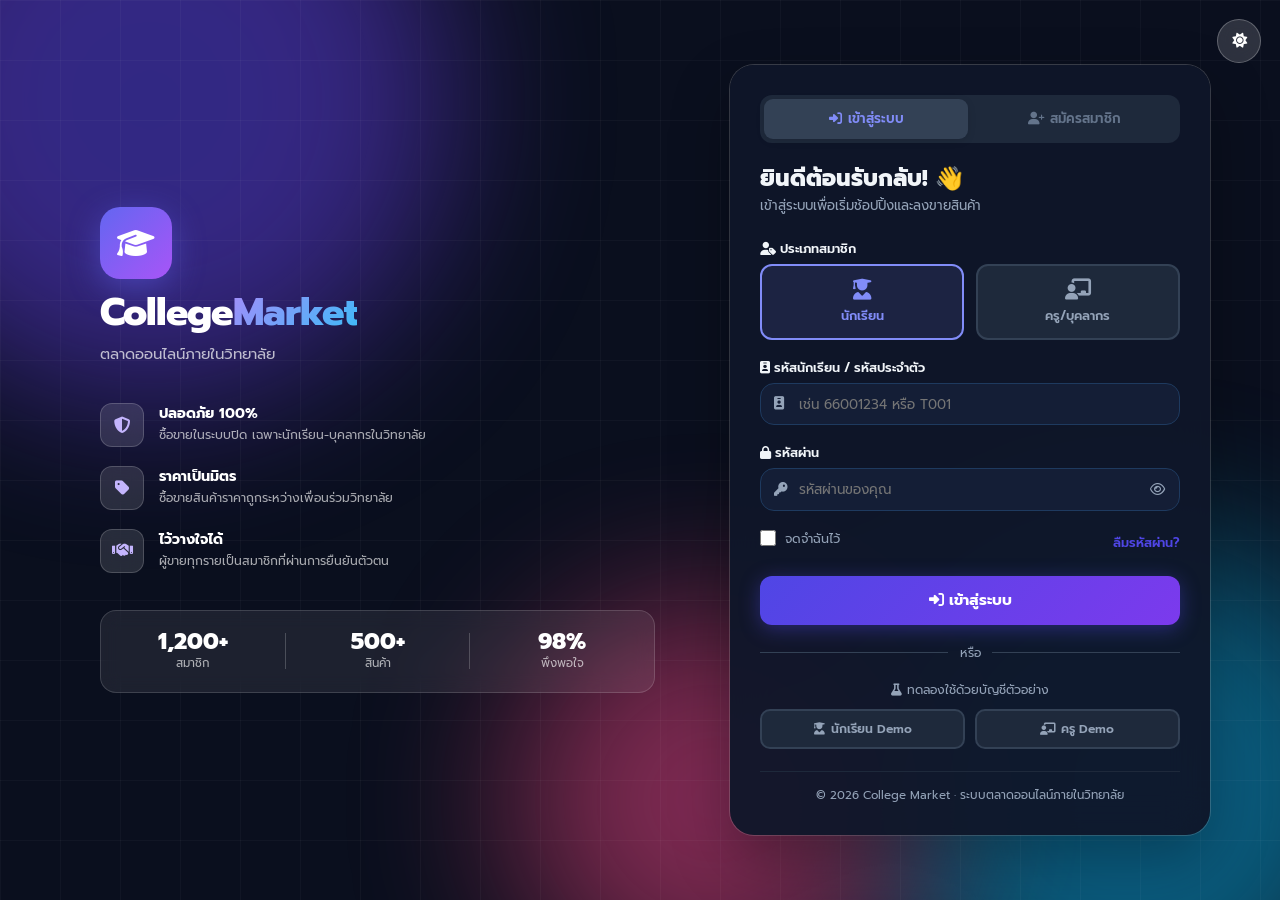
<file: index.html>
<!DOCTYPE html>
<html lang="th" data-theme="light">
<head>
  <meta charset="UTF-8">
  <meta name="viewport" content="width=device-width, initial-scale=1.0">
  <title>College Market — ตลาดออนไลน์ภายในวิทยาลัย</title>
  <meta name="description" content="ตลาดออนไลน์ภายในวิทยาลัย ซื้อขายสินค้าระหว่างนักเรียนและบุคลากร ปลอดภัย โปร่งใส ราคาเป็นมิตร">
  
  <!-- Font Awesome CDN -->
  <link rel="stylesheet" href="https://cdnjs.cloudflare.com/ajax/libs/font-awesome/6.4.0/css/all.min.css">
  <!-- Main CSS -->
  <link rel="stylesheet" href="css/style.css">
  <!-- Auth CSS (for shared variables) -->
  <link rel="stylesheet" href="css/auth.css">
</head>
<body>

  <!-- Top Announcement Bar -->
  <aside class="top-bar" aria-label="Announcement">
    <div class="container top-bar-inner">
      <div>
        <span>🎓 ยินดีต้อนรับสู่ <b>College Market</b> — ตลาดออนไลน์ภายในวิทยาลัย! กรอกโค้ด <b>WELCOME10</b> รับส่วนลด 10%</span>
      </div>
      <div class="top-bar-links">
        <a href="javascript:void(0)" id="topSellerBtn"><i class="fa-solid fa-store"></i> ลงขายสินค้า</a>
        <a href="javascript:void(0)" id="topOrderBtn"><i class="fa-solid fa-truck-fast"></i> ติดตามพัสดุ</a>
        <a href="javascript:void(0)" id="helpBtn"><i class="fa-regular fa-circle-question"></i> ช่วยเหลือ</a>
      </div>
    </div>
  </aside>

  <!-- Sticky Main Header -->
  <header class="main-header">
    <div class="container header-inner">
      <!-- Logo -->
      <a href="index.html" class="logo" id="logoBtn">
        <div class="logo-icon">
          <i class="fa-solid fa-graduation-cap"></i>
        </div>
        <div>College<span>Market</span></div>
      </a>

      <!-- Real-time Search Box -->
      <div class="search-box-container">
        <div class="search-box">
          <input type="text" id="searchInput" placeholder="ค้นหาสินค้า เช่น หูฟัง, เสื้อผ้า, ทุเรียน, ของแต่งบ้าน..." autocomplete="off">
          <button type="button" class="search-submit-btn" id="searchBtn" aria-label="ค้นหา">
            <i class="fa-solid fa-magnifying-glass"></i>
          </button>
        </div>
      </div>

      <!-- Header Actions -->
      <div class="header-actions">
        <!-- Open Seller Hub -->
        <button class="seller-hub-btn" id="openSellerModalBtn" title="ลงขายสินค้า">
          <i class="fa-solid fa-plus-circle"></i>
          <span>ลงขายสินค้า</span>
        </button>

        <!-- Theme Toggle -->
        <button class="icon-btn" id="themeToggleBtn" title="เปลี่ยนโหมดมืด/สว่าง" aria-label="เปลี่ยนธีม">
          <i class="fa-solid fa-moon" id="themeIcon"></i>
        </button>

        <!-- Order History -->
        <button class="icon-btn" id="openOrdersBtn" title="ประวัติการสั่งซื้อ" aria-label="ประวัติคำสั่งซื้อ">
          <i class="fa-solid fa-receipt"></i>
          <span class="icon-badge" id="orderCountBadge" style="display: none;">0</span>
        </button>

        <!-- Wishlist -->
        <button class="icon-btn" id="openWishlistBtn" title="รายการที่ถูกใจ" aria-label="รายการโปรด">
          <i class="fa-regular fa-heart"></i>
          <span class="icon-badge" id="wishlistCountBadge">0</span>
        </button>

        <!-- Cart Trigger -->
        <button class="icon-btn" id="openCartBtn" title="ตะกร้าสินค้า" aria-label="ตะกร้าสินค้า">
          <i class="fa-solid fa-cart-shopping"></i>
          <span class="icon-badge" id="cartCountBadge">0</span>
        </button>

        <!-- User Profile -->
        <button class="icon-btn user-profile-btn" id="openUserProfileBtn" title="โปรไฟล์ของฉัน" aria-label="โปรไฟล์">
          <div class="user-avatar-mini" id="userAvatarMini">?</div>
        </button>
      </div>
    </div>
  </header>

  <main>
    <div class="container">
      
      <!-- Hero Section -->
      <section class="hero-section">
        <div class="hero-grid">
          <!-- Main Hero Banner -->
          <div class="hero-banner-main">
            <div class="hero-banner-bg-shape"></div>
            <div class="hero-banner-bg-glow"></div>
            <div class="hero-tag">
              <i class="fa-solid fa-graduation-cap"></i> College Market — ตลาดออนไลน์ภายในวิทยาลัย
            </div>
            <h1 class="hero-title">ซื้อ-ขายสินค้า ระหว่างเพื่อนร่วมวิทยาลัย ปลอดภัย ราคาถูก</h1>
            <p class="hero-desc">ตลาดออนไลน์ในระบบปิดเฉพาะนักเรียน-บุคลากร ซื้อขายสะดวก ปลอดภัย ผู้ขายทุกรายผ่านการยืนยันตัวตน</p>
            <div class="hero-actions">
              <a href="#marketplaceSection" class="btn-primary">
                <i class="fa-solid fa-bag-shopping"></i> ช้อปเลยตอนนี้
              </a>
              <button class="btn-secondary" id="heroSellerCtaBtn">
                <i class="fa-solid fa-shop"></i> เปิดร้านค้าฟรี
              </button>
            </div>
          </div>

          <!-- Side Perks -->
          <div class="hero-side-banners">
            <div class="side-banner-card highlight">
              <div>
                <h4>ส่งฟรีทั่วไทย 🚚</h4>
                <p>เมื่อช้อปครบ 500 บาทขึ้นไป</p>
              </div>
              <div class="side-banner-icon">
                <i class="fa-solid fa-truck-fast"></i>
              </div>
            </div>

            <div class="side-banner-card">
              <div>
                <h4>การันตีของแท้ 100% 🛡️</h4>
                <p>คืนเงินเต็มจำนวนหากไม่พอใจ</p>
              </div>
              <div class="side-banner-icon">
                <i class="fa-solid fa-shield-halved"></i>
              </div>
            </div>

            <div class="side-banner-card">
              <div>
                <h4>PromptPay & บัตรเครดิต 💳</h4>
                <p>ชำระเงินสะดวก ปลอดภัย 24 ชม.</p>
              </div>
              <div class="side-banner-icon">
                <i class="fa-solid fa-qrcode"></i>
              </div>
            </div>
          </div>
        </div>
      </section>

      <!-- Flash Sale Section -->
      <section class="flash-sale-section">
        <div class="flash-sale-container">
          <div class="flash-sale-header">
            <div class="flash-title-wrap">
              <i class="fa-solid fa-fire"></i>
              <h2>FLASH SALE สินค้าราคาพิเศษ</h2>
            </div>
            <div class="timer-box">
              <span>สิ้นสุดใน:</span>
              <span class="time-digit" id="timerHours">04</span>
              <span class="time-sep">:</span>
              <span class="time-digit" id="timerMinutes">28</span>
              <span class="time-sep">:</span>
              <span class="time-digit" id="timerSeconds">50</span>
            </div>
          </div>

          <!-- Flash Sale Items Slider Grid -->
          <div class="flash-sale-slider" id="flashSaleContainer">
            <!-- Rendered by JS -->
          </div>
        </div>
      </section>

      <!-- Category Filter Navigation Bar -->
      <section class="categories-section">
        <div class="section-title-wrap">
          <h2 class="section-title">
            <i class="fa-solid fa-layer-group"></i> หมวดหมู่สินค้า
          </h2>
        </div>
        <div class="category-pills" id="categoriesContainer">
          <!-- Rendered by JS -->
        </div>
      </section>

      <!-- Main Marketplace Grid & Filters -->
      <section class="marketplace-layout" id="marketplaceSection">
        
        <!-- Filters Sidebar -->
        <aside class="filters-sidebar">
          <div class="filter-header">
            <h3><i class="fa-solid fa-sliders"></i> กรองสินค้า</h3>
            <button class="reset-filter-btn" id="resetFilterBtn">ล้างตัวกรอง</button>
          </div>

          <!-- Price Range Filter -->
          <div class="filter-group">
            <div class="filter-group-title">ช่วงราคา (บาท)</div>
            <div class="price-range-inputs">
              <input type="number" id="minPriceInput" class="price-input-box" placeholder="ต่ำสุด" min="0" value="0">
              <span>-</span>
              <input type="number" id="maxPriceInput" class="price-input-box" placeholder="สูงสุด" min="0" value="40000">
            </div>
            <input type="range" id="priceRangeSlider" class="price-slider" min="100" max="40000" step="100" value="40000">
          </div>

          <!-- Ratings Filter -->
          <div class="filter-group">
            <div class="filter-group-title">คะแนนความพึงพอใจ</div>
            <label class="custom-checkbox-label">
              <input type="radio" name="ratingFilter" value="0" checked>
              <span>ทั้งหมด</span>
            </label>
            <label class="custom-checkbox-label">
              <input type="radio" name="ratingFilter" value="4.8">
              <span class="filter-rating-stars">★★★★★</span>
              <span>4.8 ดาวขึ้นไป</span>
            </label>
            <label class="custom-checkbox-label">
              <input type="radio" name="ratingFilter" value="4.5">
              <span class="filter-rating-stars">★★★★☆</span>
              <span>4.5 ดาวขึ้นไป</span>
            </label>
          </div>

          <!-- Feature Badges Filter -->
          <div class="filter-group">
            <div class="filter-group-title">บริการพิเศษ</div>
            <label class="custom-checkbox-label">
              <input type="checkbox" id="filterFreeShipping">
              <span><i class="fa-solid fa-truck-fast text-info"></i> ส่งฟรีทั่วไทย</span>
            </label>
            <label class="custom-checkbox-label">
              <input type="checkbox" id="filterFlashSale">
              <span><i class="fa-solid fa-fire text-danger"></i> ดีลลดพิเศษ</span>
            </label>
          </div>

          <!-- Seller Status Banner -->
          <div style="background: var(--bg-card-subtle); padding: 1rem; border-radius: var(--radius-md); text-align: center; border: 1px dashed var(--border-color); margin-top: 1rem;">
            <p style="font-size: 0.82rem; font-weight: 600; margin-bottom: 0.5rem;">อยากขายสินค้าบ้าง?</p>
            <button class="btn-primary" id="sidebarSellerBtn" style="font-size: 0.78rem; padding: 0.45rem 0.85rem; width: 100%; justify-content: center;">
              <i class="fa-solid fa-store"></i> ลงขายสินค้าฟรี
            </button>
          </div>
        </aside>

        <!-- Product Listing Area -->
        <div class="products-area">
          <div class="products-top-bar">
            <div class="products-count">
              แสดงสินค้าทั้งหมด <b id="productCountNum">0</b> รายการ ในหมวด <span id="currentCategoryLabel" style="font-weight: 700; color: var(--primary);">ทั้งหมด</span>
            </div>
            <div class="sort-container">
              <label for="sortSelect">เรียงตาม:</label>
              <select id="sortSelect" class="sort-select">
                <option value="popular">ยอดนิยม & ขายดี</option>
                <option value="price-asc">ราคา: ต่ำไปสูง</option>
                <option value="price-desc">ราคา: สูงไปต่ำ</option>
                <option value="rating">คะแนนรีวิวสูงสุด</option>
                <option value="discount">ส่วนลดมากที่สุด</option>
              </select>
            </div>
          </div>

          <!-- Products Grid Container -->
          <div class="products-grid" id="productsGridContainer">
            <!-- Product Cards rendered dynamically via JS -->
          </div>
        </div>

      </section>

    </div>
  </main>

  <!-- ==========================================
       CART SLIDE-OVER DRAWER
       ========================================== -->
  <div class="drawer-overlay" id="cartDrawerOverlay">
    <div class="drawer-content">
      <div class="drawer-header">
        <h3><i class="fa-solid fa-cart-shopping text-primary"></i> ตะกร้าสินค้าของคุณ (<span id="drawerCartCount">0</span>)</h3>
        <button class="drawer-close-btn" id="closeCartDrawerBtn" aria-label="ปิดตะกร้า">
          <i class="fa-solid fa-xmark"></i>
        </button>
      </div>

      <div class="drawer-body">
        <!-- Cart Items List -->
        <div class="cart-items-list" id="cartItemsList">
          <!-- Rendered by JS -->
        </div>

        <!-- Coupon Code Applicator -->
        <div class="coupon-box" style="margin-top: 1.25rem;">
          <div style="font-size: 0.82rem; font-weight: 600; margin-bottom: 0.4rem;"><i class="fa-solid fa-ticket text-primary"></i> ใช้โค้ดส่วนลด</div>
          <div class="coupon-input-wrap">
            <input type="text" id="couponInput" class="coupon-input" placeholder="พิมพ์โค้ดส่วนลด...">
            <button class="coupon-btn" id="applyCouponBtn">ใช้โค้ด</button>
          </div>
          <div class="coupon-tags">
            <span class="coupon-tag" data-code="WELCOME10">WELCOME10 (-10%)</span>
            <span class="coupon-tag" data-code="FREESHIP">FREESHIP (ส่งฟรี)</span>
            <span class="coupon-tag" data-code="SUPER50">SUPER50 (-50บ.)</span>
          </div>
        </div>
      </div>

      <!-- Drawer Footer & Price Summary -->
      <div class="drawer-footer">
        <div class="price-summary-row">
          <span>ยอดรวมสินค้า</span>
          <span id="cartSubtotalText">฿0</span>
        </div>
        <div class="price-summary-row" id="couponDiscountRow" style="display: none;">
          <span>ส่วนลดโค้ดโปรโมชั่น</span>
          <span class="text-success" id="cartDiscountText">-฿0</span>
        </div>
        <div class="price-summary-row">
          <span>ค่าจัดส่ง</span>
          <span id="cartShippingText">฿50</span>
        </div>
        <div class="price-summary-row total">
          <span>ยอดชำระสุทธิ</span>
          <span class="total-amount" id="cartGrandTotalText">฿0</span>
        </div>
        <button class="checkout-btn" id="proceedCheckoutBtn">
          <span>ดำเนินการสั่งซื้อ</span>
          <i class="fa-solid fa-arrow-right"></i>
        </button>
      </div>
    </div>
  </div>

  <!-- ==========================================
       WISHLIST DRAWER
       ========================================== -->
  <div class="drawer-overlay" id="wishlistDrawerOverlay">
    <div class="drawer-content">
      <div class="drawer-header">
        <h3><i class="fa-solid fa-heart text-danger"></i> รายการที่ถูกใจ (<span id="drawerWishlistCount">0</span>)</h3>
        <button class="drawer-close-btn" id="closeWishlistDrawerBtn" aria-label="ปิด">
          <i class="fa-solid fa-xmark"></i>
        </button>
      </div>
      <div class="drawer-body">
        <div class="cart-items-list" id="wishlistItemsList">
          <!-- Rendered by JS -->
        </div>
      </div>
    </div>
  </div>

  <!-- ==========================================
       ORDER HISTORY DRAWER
       ========================================== -->
  <div class="drawer-overlay" id="ordersDrawerOverlay">
    <div class="drawer-content" style="max-width: 480px;">
      <div class="drawer-header">
        <h3><i class="fa-solid fa-receipt text-primary"></i> ประวัติคำสั่งซื้อของคุณ</h3>
        <button class="drawer-close-btn" id="closeOrdersDrawerBtn" aria-label="ปิด">
          <i class="fa-solid fa-xmark"></i>
        </button>
      </div>
      <div class="drawer-body">
        <div id="ordersListContainer">
          <!-- Rendered by JS -->
        </div>
      </div>
    </div>
  </div>

  <!-- ==========================================
       PRODUCT QUICK VIEW MODAL
       ========================================== -->
  <div class="modal-backdrop" id="quickViewModal">
    <div class="modal-box" style="max-width: 780px;">
      <div class="modal-header">
        <h3><i class="fa-solid fa-eye text-primary"></i> รายละเอียดสินค้า</h3>
        <button class="drawer-close-btn" id="closeQuickViewBtn" aria-label="ปิด">
          <i class="fa-solid fa-xmark"></i>
        </button>
      </div>
      <div class="modal-body" id="quickViewModalBody">
        <!-- Rendered dynamically by JS -->
      </div>
    </div>
  </div>

  <!-- ==========================================
       SELLER HUB MODAL (ลงขายสินค้าใหม่)
       ========================================== -->
  <div class="modal-backdrop" id="sellerModal">
    <div class="modal-box">
      <div class="modal-header">
        <h3><i class="fa-solid fa-store text-primary"></i> ศูนย์ผู้ขาย: ลงขายสินค้าใหม่</h3>
        <button class="drawer-close-btn" id="closeSellerModalBtn" aria-label="ปิด">
          <i class="fa-solid fa-xmark"></i>
        </button>
      </div>
      <div class="modal-body">
        <form id="sellerForm">
          <div class="form-group">
            <label class="form-label" for="sellerProductName">ชื่อสินค้า <span style="color: #ef4444;">*</span></label>
            <input type="text" id="sellerProductName" class="form-input" placeholder="เช่น หูฟังไร้สาย Bluetooth 5.3..." required>
          </div>

          <div class="form-grid-2">
            <div class="form-group">
              <label class="form-label" for="sellerCategory">หมวดหมู่สินค้า <span style="color: #ef4444;">*</span></label>
              <select id="sellerCategory" class="form-select" required>
                <option value="tech">อุปกรณ์ไอที & มือถือ</option>
                <option value="fashion">แฟชั่น & เสื้อผ้า</option>
                <option value="food">อาหาร & ขนมของฝาก</option>
                <option value="home">ของใช้ในบ้าน</option>
                <option value="beauty">ความงาม & สุขภาพ</option>
              </select>
            </div>

            <div class="form-group">
              <label class="form-label" for="sellerShopName">ชื่อร้านค้าของคุณ <span style="color: #ef4444;">*</span></label>
              <input type="text" id="sellerShopName" class="form-input" placeholder="เช่น My Shop Official" value="ร้านค้าของคุณ (My Store)" required>
            </div>
          </div>

          <div class="form-grid-2">
            <div class="form-group">
              <label class="form-label" for="sellerPrice">ราคาขาย (บาท) <span style="color: #ef4444;">*</span></label>
              <input type="number" id="sellerPrice" class="form-input" placeholder="เช่น 450" min="1" required>
            </div>

            <div class="form-group">
              <label class="form-label" for="sellerOriginalPrice">ราคาเต็มก่อนลด (บาท)</label>
              <input type="number" id="sellerOriginalPrice" class="form-input" placeholder="เช่น 690 (เว้นว่างได้)">
            </div>
          </div>

          <div class="form-grid-2">
            <div class="form-group">
              <label class="form-label" for="sellerStock">จำนวนสต็อกสินค้า</label>
              <input type="number" id="sellerStock" class="form-input" placeholder="50" value="50" min="1">
            </div>

            <div class="form-group" style="display: flex; align-items: flex-end; padding-bottom: 0.6rem;">
              <label class="custom-checkbox-label">
                <input type="checkbox" id="sellerFreeShipping" checked>
                <span>จัดส่งฟรี</span>
              </label>
            </div>
          </div>

          <!-- Image Option -->
          <div class="form-group">
            <label class="form-label">เลือกรูปภาพสินค้า (หรือใส่ URL)</label>
            <input type="url" id="sellerImageUrl" class="form-input" placeholder="https://images.unsplash.com/...">
            <div style="font-size: 0.78rem; color: var(--text-muted); margin-top: 0.4rem;">หรือคลิกเลือกภาพตัวอย่างสำเร็จรูป:</div>
            <div class="preset-images-grid" id="presetImagesGrid">
              <!-- Preset thumbs -->
              <div class="preset-img-choice selected" data-src="https://images.unsplash.com/photo-1546868871-7041f2a55e12?auto=format&fit=crop&w=800&q=80">
                <img src="https://images.unsplash.com/photo-1546868871-7041f2a55e12?auto=format&fit=crop&w=200&q=80" alt="Watch">
              </div>
              <div class="preset-img-choice" data-src="https://images.unsplash.com/photo-1542291026-7eec264c27ff?auto=format&fit=crop&w=800&q=80">
                <img src="https://images.unsplash.com/photo-1542291026-7eec264c27ff?auto=format&fit=crop&w=200&q=80" alt="Shoes">
              </div>
              <div class="preset-img-choice" data-src="https://images.unsplash.com/photo-1583394838336-acd977736f90?auto=format&fit=crop&w=800&q=80">
                <img src="https://images.unsplash.com/photo-1583394838336-acd977736f90?auto=format&fit=crop&w=200&q=80" alt="Headphone">
              </div>
              <div class="preset-img-choice" data-src="https://images.unsplash.com/photo-1512496015851-a90fb38ba796?auto=format&fit=crop&w=800&q=80">
                <img src="https://images.unsplash.com/photo-1512496015851-a90fb38ba796?auto=format&fit=crop&w=200&q=80" alt="Skincare">
              </div>
            </div>
          </div>

          <div class="form-group">
            <label class="form-label" for="sellerDesc">รายละเอียดสินค้า</label>
            <textarea id="sellerDesc" class="form-textarea" rows="3" placeholder="อธิบายคุณสมบัติ จุดเด่น และวิธีการใช้งานสินค้า..."></textarea>
          </div>

          <button type="submit" class="btn-primary" style="width: 100%; justify-content: center; padding: 0.85rem;">
            <i class="fa-solid fa-cloud-arrow-up"></i> บันทึกและวางขายสินค้าทันที
          </button>
        </form>
      </div>
    </div>
  </div>

  <!-- ==========================================
       CHECKOUT MODAL (PROMPTPAY QR / CARD / COD)
       ========================================== -->
  <div class="modal-backdrop" id="checkoutModal">
    <div class="modal-box">
      <div class="modal-header">
        <h3><i class="fa-solid fa-credit-card text-primary"></i> เช็คเอาท์และชำระเงิน</h3>
        <button class="drawer-close-btn" id="closeCheckoutBtn" aria-label="ปิด">
          <i class="fa-solid fa-xmark"></i>
        </button>
      </div>
      <div class="modal-body">
        <form id="checkoutForm">
          
          <!-- Customer Address -->
          <div style="font-weight: 700; font-size: 0.95rem; margin-bottom: 0.75rem;"><i class="fa-solid fa-location-dot text-primary"></i> 1. ที่อยู่สำหรับจัดส่ง</div>
          
          <div class="form-grid-2">
            <div class="form-group">
              <label class="form-label" for="custName">ชื่อ-นามสกุล ผู้รับ <span style="color: #ef4444;">*</span></label>
              <input type="text" id="custName" class="form-input" placeholder="สมชาย ใจดี" required value="สมชาย ใจดี">
            </div>
            <div class="form-group">
              <label class="form-label" for="custPhone">เบอร์โทรศัพท์ <span style="color: #ef4444;">*</span></label>
              <input type="tel" id="custPhone" class="form-input" placeholder="081-234-5678" required value="089-123-4567">
            </div>
          </div>

          <div class="form-group">
            <label class="form-label" for="custAddress">ที่อยู่จัดส่งละเอียด <span style="color: #ef4444;">*</span></label>
            <input type="text" id="custAddress" class="form-input" placeholder="บ้านเลขที่, ถนน, ตำบล, อำเภอ, จังหวัด, รหัสไปรษณีย์" required value="99/1 ถ.สุขุมวิท แขวงคลองเตย เขตคลองเตย กรุงเทพฯ 10110">
          </div>

          <!-- Payment Method Selector -->
          <div style="font-weight: 700; font-size: 0.95rem; margin: 1.25rem 0 0.75rem;"><i class="fa-solid fa-wallet text-primary"></i> 2. เลือกช่องทางชำระเงิน</div>
          
          <div class="payment-tabs">
            <div class="payment-tab-btn active" data-method="promptpay">
              <i class="fa-solid fa-qrcode"></i>
              <span>PromptPay QR</span>
            </div>
            <div class="payment-tab-btn" data-method="creditcard">
              <i class="fa-solid fa-credit-card"></i>
              <span>บัตรเครดิต/เดบิต</span>
            </div>
            <div class="payment-tab-btn" data-method="cod">
              <i class="fa-solid fa-hand-holding-dollar"></i>
              <span>เก็บเงินปลายทาง</span>
            </div>
          </div>

          <!-- PromptPay QR Container -->
          <div id="paymentContentPromptPay">
            <div class="promptpay-box">
              <div class="promptpay-logo">PromptPay พร้อมเพย์</div>
              <!-- Generated QR Canvas / Image -->
              <div class="qr-code-img">
                <img src="https://api.qrserver.com/v1/create-qr-code/?size=180x180&data=SiamMarket-Mock-Payment-Order-2026" alt="PromptPay QR Code">
              </div>
              <div style="font-size: 0.9rem; margin-bottom: 0.35rem;">สแกนเพื่อชำระยอด: <b style="font-size: 1.2rem; color: #fde047;" id="qrTotalText">฿0</b></div>
              <div class="qr-timer">QR ใช้งานได้ภายใน <span id="qrCountdown">09:59</span> นาที</div>
            </div>
            <p style="font-size: 0.8rem; color: var(--text-muted); text-align: center; margin-bottom: 1rem;">
              *ระบบจะทำการตรวจสอบยอดเงินอัตโนมัติทันทีหลังสแกน
            </p>
          </div>

          <!-- Credit Card Container -->
          <div id="paymentContentCard" style="display: none; background: var(--bg-card-subtle); padding: 1.25rem; border-radius: var(--radius-lg); margin-bottom: 1.25rem;">
            <div class="form-group">
              <label class="form-label">หมายเลขบัตรเครดิต</label>
              <input type="text" class="form-input" placeholder="4111 2222 3333 4444" maxlength="19">
            </div>
            <div class="form-grid-2">
              <div class="form-group">
                <label class="form-label">วันหมดอายุ (MM/YY)</label>
                <input type="text" class="form-input" placeholder="12/28" maxlength="5">
              </div>
              <div class="form-group">
                <label class="form-label">รหัส CVV</label>
                <input type="password" class="form-input" placeholder="123" maxlength="3">
              </div>
            </div>
          </div>

          <!-- COD Container -->
          <div id="paymentContentCOD" style="display: none; background: var(--bg-card-subtle); padding: 1.25rem; border-radius: var(--radius-lg); margin-bottom: 1.25rem; text-align: center;">
            <i class="fa-solid fa-truck-ramp-box" style="font-size: 2rem; color: var(--primary); margin-bottom: 0.5rem;"></i>
            <p style="font-size: 0.9rem; font-weight: 600;">ชำระเงินสดกับพนักงานจัดส่งเมื่อได้รับสินค้า</p>
            <p style="font-size: 0.8rem; color: var(--text-muted);">เตรียมเงินสดให้พอดีกับยอดชำระสุทธิ</p>
          </div>

          <!-- Summary and Submit -->
          <div style="background: var(--bg-card-subtle); border-radius: var(--radius-md); padding: 1rem; margin-bottom: 1.25rem;">
            <div class="price-summary-row total" style="margin-top: 0; padding-top: 0; border: none;">
              <span>ยอดชำระทั้งหมด:</span>
              <span class="total-amount" id="checkoutFinalTotal">฿0</span>
            </div>
          </div>

          <button type="submit" class="btn-primary" style="width: 100%; justify-content: center; padding: 0.9rem; font-size: 1.05rem;">
            <i class="fa-solid fa-lock"></i> ยืนยันการสั่งซื้อและชำระเงิน
          </button>
        </form>
      </div>
    </div>
  </div>

  <!-- ==========================================
       ORDER SUCCESS & TRACKING MODAL
       ========================================== -->
  <div class="modal-backdrop" id="orderSuccessModal">
    <div class="modal-box" style="max-width: 500px;">
      <div class="modal-body order-success-body">
        <div class="success-icon-circle">
          <i class="fa-solid fa-check"></i>
        </div>
        <h2 style="font-size: 1.5rem; font-weight: 800; margin-bottom: 0.5rem;">การสั่งซื้อเสร็จสมบูรณ์!</h2>
        <p style="color: var(--text-muted); font-size: 0.9rem;">ขอบคุณที่ช้อปปิ้งกับเรา ร้านค้าได้รับคำสั่งซื้อและกำลังเตรียมการจัดส่ง</p>
        
        <div class="order-code-badge" id="successOrderCodeBadge">
          ORD-2026-XXXXX
        </div>

        <div style="background: var(--bg-card-subtle); border-radius: var(--radius-md); padding: 1rem; text-align: left; font-size: 0.88rem; margin-bottom: 1.5rem;">
          <div style="display: flex; justify-content: space-between; margin-bottom: 0.4rem;">
            <span style="color: var(--text-muted);">ผู้รับ:</span>
            <b id="successCustName">สมชาย ใจดี</b>
          </div>
          <div style="display: flex; justify-content: space-between; margin-bottom: 0.4rem;">
            <span style="color: var(--text-muted);">รหัสพัสดุ (Tracking):</span>
            <b style="color: #10b981;" id="successTrackingCode">TH-EXP-998811</b>
          </div>
          <div style="display: flex; justify-content: space-between;">
            <span style="color: var(--text-muted);">ประมาณการจัดส่ง:</span>
            <b>ภายใน 1-2 วันทำการ</b>
          </div>
        </div>

        <div style="display: flex; gap: 0.75rem;">
          <button class="btn-secondary" id="successContinueShoppingBtn" style="flex: 1; justify-content: center; color: var(--text-main); border-color: var(--border-color); background: var(--bg-card-subtle);">
            ช้อปปิ้งต่อ
          </button>
          <button class="btn-primary" id="successViewOrdersBtn" style="flex: 1; justify-content: center;">
            <i class="fa-solid fa-receipt"></i> ดูสถานะพัสดุ
          </button>
        </div>
      </div>
    </div>
  </div>

  <!-- ==========================================
       USER PROFILE MODAL
       ========================================== -->
  <div class="modal-backdrop" id="userProfileModal">
    <div class="modal-box" style="max-width: 440px;">
      <div class="modal-header">
        <h3><i class="fa-solid fa-user-circle text-primary"></i> โปรไฟล์ของฉัน</h3>
        <button class="drawer-close-btn" id="closeUserProfileBtn" aria-label="ปิด">
          <i class="fa-solid fa-xmark"></i>
        </button>
      </div>
      <div class="modal-body">
        <!-- User info card -->
        <div class="user-profile-card" id="userProfileCardContent">
          <div class="user-profile-avatar" id="userProfileAvatar">?</div>
          <div class="user-profile-info">
            <h3 id="userProfileName">—</h3>
            <div class="user-profile-role-badge" id="userProfileRoleBadge">
              <i class="fa-solid fa-user-graduate"></i> <span id="userProfileRoleText">นักเรียน</span>
            </div>
          </div>
        </div>

        <div class="user-profile-details" id="userProfileDetails">
          <div class="user-profile-detail-row">
            <i class="fa-solid fa-id-badge"></i>
            <div>
              <span class="detail-label">รหัสประจำตัว</span>
              <span class="detail-value" id="userProfileUsername">—</span>
            </div>
          </div>
          <div class="user-profile-detail-row">
            <i class="fa-solid fa-school"></i>
            <div>
              <span class="detail-label">แผนก</span>
              <span class="detail-value" id="userProfileDept">—</span>
            </div>
          </div>
          <div class="user-profile-detail-row">
            <i class="fa-solid fa-phone"></i>
            <div>
              <span class="detail-label">เบอร์โทร</span>
              <span class="detail-value" id="userProfilePhone">—</span>
            </div>
          </div>
        </div>

        <!-- Stats -->
        <div class="user-profile-stats">
          <div class="up-stat">
            <span class="up-stat-num" id="profileOrderCount">0</span>
            <span class="up-stat-label">คำสั่งซื้อ</span>
          </div>
          <div class="up-stat-div"></div>
          <div class="up-stat">
            <span class="up-stat-num" id="profileWishlistCount">0</span>
            <span class="up-stat-label">รายการโปรด</span>
          </div>
          <div class="up-stat-div"></div>
          <div class="up-stat">
            <span class="up-stat-num" id="profileCartCount">0</span>
            <span class="up-stat-label">ในตะกร้า</span>
          </div>
        </div>

        <button class="logout-btn" id="logoutBtn">
          <i class="fa-solid fa-right-from-bracket"></i> ออกจากระบบ
        </button>
      </div>
    </div>
  </div>

  <!-- ==========================================
       TOAST NOTIFICATION CONTAINER
       ========================================== -->
  <div class="toast-container" id="toastContainer"></div>

  <!-- ==========================================
       FOOTER
       ========================================== -->
  <footer class="site-footer">
    <div class="container">
      <div class="footer-grid">
        <div class="footer-col">
          <a href="index.html" class="logo" style="margin-bottom: 1rem; display: inline-flex;">
            <div class="logo-icon"><i class="fa-solid fa-graduation-cap"></i></div>
            <div>College<span>Market</span></div>
          </a>
          <p style="font-size: 0.88rem; line-height: 1.6; margin-bottom: 1rem;">
            ตลาดออนไลน์ภายในวิทยาลัย เชื่อมต่อนักเรียนและบุคลากร ซื้อขายได้อย่างปลอดภัยและโปร่งใส
          </p>
          <div class="social-links">
            <a href="javascript:void(0)" class="social-btn" aria-label="Facebook"><i class="fa-brands fa-facebook-f"></i></a>
            <a href="javascript:void(0)" class="social-btn" aria-label="Instagram"><i class="fa-brands fa-instagram"></i></a>
            <a href="javascript:void(0)" class="social-btn" aria-label="Line"><i class="fa-brands fa-line"></i></a>
            <a href="javascript:void(0)" class="social-btn" aria-label="TikTok"><i class="fa-brands fa-tiktok"></i></a>
          </div>
        </div>

        <div class="footer-col">
          <h4>หมวดหมู่สินค้ายอดนิยม</h4>
          <ul class="footer-links">
            <li><a href="javascript:void(0)" data-category-link="tech">อุปกรณ์ไอที & สมาร์ทโฟน</a></li>
            <li><a href="javascript:void(0)" data-category-link="fashion">แฟชั่น & เสื้อผ้าสตรีทแวร์</a></li>
            <li><a href="javascript:void(0)" data-category-link="food">ของกิน & ขนมของฝาก</a></li>
            <li><a href="javascript:void(0)" data-category-link="home">ของตกแต่งบ้าน & เครื่องใช้ไฟฟ้า</a></li>
            <li><a href="javascript:void(0)" data-category-link="beauty">สกินแคร์ & ผลิตภัณฑ์ดูแลผิว</a></li>
          </ul>
        </div>

        <div class="footer-col">
          <h4>บริการลูกค้า</h4>
          <ul class="footer-links">
            <li><a href="javascript:void(0)">ศูนย์ช่วยเหลือ & คำถามที่พบบ่อย</a></li>
            <li><a href="javascript:void(0)">นโยบายการจัดส่งสินค้า</a></li>
            <li><a href="javascript:void(0)">การคืนสินค้าและการคืนเงิน</a></li>
            <li><a href="javascript:void(0)">เงื่อนไขและข้อตกลงการใช้บริการ</a></li>
            <li><a href="javascript:void(0)">ติดต่อเรา 24 ชม.</a></li>
          </ul>
        </div>

        <div class="footer-col">
          <h4>ช่องทางการชำระเงินที่รองรับ</h4>
          <p style="font-size: 0.85rem; margin-bottom: 0.75rem;">รองรับการชำระเงินทุกรูปแบบ ปลอดภัยด้วยระบบเข้ารหัส SSL มาตรฐานสากล</p>
          <div style="display: flex; gap: 0.5rem; flex-wrap: wrap; font-size: 1.4rem; color: var(--text-muted);">
            <i class="fa-solid fa-qrcode" title="PromptPay QR"></i>
            <i class="fa-brands fa-cc-visa" title="Visa"></i>
            <i class="fa-brands fa-cc-mastercard" title="Mastercard"></i>
            <i class="fa-brands fa-cc-jcb" title="JCB"></i>
            <i class="fa-solid fa-money-bill-wave" title="เก็บเงินปลายทาง"></i>
          </div>
        </div>
      </div>

      <div class="footer-bottom">
        <div>© 2026 College Market · ตลาดออนไลน์ภายในวิทยาลัย</div>
        <div>Made with ❤️ สำหรับนักเรียนและบุคลากรวิทยาลัย</div>
      </div>
    </div>
  </footer>

  <!-- Scripts -->
  <!-- Auth Guard — must be inline to block before render -->
  <script>
    (function() {
      const AUTH_KEY = 'college_market_auth_v1';
      const USERS_KEY = 'college_market_users_v1';
      try {
        const session = JSON.parse(localStorage.getItem(AUTH_KEY));
        if (!session || !session.username) {
          window.location.replace('login.html');
        }
      } catch(e) {
        window.location.replace('login.html');
      }
    })();
  </script>
  <script src="js/data.js"></script>
  <script src="js/app.js"></script>
  <script src="js/auth-ui.js"></script>
</body>
</html>
</file>
<file: css/style.css>
/* ===================================================
   College Market — Modern Design System 2026
   =================================================== */

@import url('https://fonts.googleapis.com/css2?family=Prompt:ital,wght@0,300;0,400;0,500;0,600;0,700;0,800;1,400&family=Plus+Jakarta+Sans:wght@400;500;600;700;800&display=swap');

:root {
  /* ---- College Market Color Palette ---- */
  --primary: #4f46e5;
  --primary-hover: #4338ca;
  --primary-light: #eef2ff;
  --primary-gradient: linear-gradient(135deg, #4f46e5 0%, #7c3aed 100%);
  --accent-gradient: linear-gradient(135deg, #06b6d4 0%, #4f46e5 100%);
  --secondary-gradient: linear-gradient(135deg, #f59e0b 0%, #ef4444 100%);
  --gold-gradient: linear-gradient(135deg, #f59e0b 0%, #d97706 100%);
  --hero-gradient: linear-gradient(135deg, #1e1b4b 0%, #312e81 40%, #4f46e5 100%);

  --bg-main: #f5f7ff;
  --bg-card: #ffffff;
  --bg-card-subtle: #f0f4ff;
  --bg-glass: rgba(255, 255, 255, 0.88);
  --bg-glass-card: rgba(255, 255, 255, 0.92);

  --text-main: #0f172a;
  --text-muted: #64748b;
  --text-light: #94a3b8;
  --text-inverse: #ffffff;

  --border-color: #e0e7ff;
  --border-focus: #4f46e5;

  --success: #10b981;
  --success-light: #ecfdf5;
  --warning: #f59e0b;
  --danger: #ef4444;
  --info: #06b6d4;

  --shadow-sm: 0 1px 3px rgba(79,70,229,0.06), 0 1px 2px rgba(0,0,0,0.04);
  --shadow-md: 0 4px 12px rgba(79,70,229,0.1), 0 2px 4px rgba(0,0,0,0.04);
  --shadow-lg: 0 12px 24px rgba(79,70,229,0.12), 0 4px 8px rgba(0,0,0,0.05);
  --shadow-xl: 0 24px 40px rgba(79,70,229,0.16), 0 8px 16px rgba(0,0,0,0.06);
  --shadow-glow: 0 0 28px rgba(79,70,229,0.3);

  --radius-sm: 8px;
  --radius-md: 14px;
  --radius-lg: 20px;
  --radius-xl: 28px;
  --radius-full: 9999px;

  --transition-fast: 0.15s ease;
  --transition-normal: 0.25s cubic-bezier(0.4, 0, 0.2, 1);
  --transition-bounce: 0.38s cubic-bezier(0.34, 1.56, 0.64, 1);

  --font-family: 'Prompt', 'Plus Jakarta Sans', -apple-system, BlinkMacSystemFont, sans-serif;
  --header-height: 76px;
}

/* Dark Mode Theme */
[data-theme="dark"] {
  --bg-main: #080c18;
  --bg-card: #0f1629;
  --bg-card-subtle: #162035;
  --bg-glass: rgba(10, 15, 35, 0.88);
  --bg-glass-card: rgba(15, 22, 41, 0.94);

  --text-main: #f1f5f9;
  --text-muted: #94a3b8;
  --text-light: #475569;
  --text-inverse: #0f172a;

  --border-color: #1e3a5f;
  --primary-light: rgba(79,70,229,0.14);
  --bg-card-subtle: #141e36;
  --shadow-md: 0 4px 16px rgba(0, 0, 0, 0.45);
  --shadow-lg: 0 12px 32px rgba(0, 0, 0, 0.55);
  --shadow-xl: 0 24px 48px rgba(0, 0, 0, 0.65);
}

/* Reset & Base */
*, *::before, *::after {
  box-sizing: border-box;
  margin: 0;
  padding: 0;
}

html {
  scroll-behavior: smooth;
  font-size: 15px;
}

body {
  font-family: var(--font-family);
  background-color: var(--bg-main);
  color: var(--text-main);
  line-height: 1.5;
  transition: background-color var(--transition-normal), color var(--transition-normal);
  overflow-x: hidden;
  min-height: 100vh;
}

a {
  color: inherit;
  text-decoration: none;
}

button, input, select, textarea {
  font-family: inherit;
  font-size: inherit;
  border: none;
  outline: none;
  background: none;
}

button {
  cursor: pointer;
  user-select: none;
}

img {
  max-width: 100%;
  height: auto;
  display: block;
}

.container {
  width: 100%;
  max-width: 1280px;
  margin: 0 auto;
  padding: 0 1.25rem;
}

/* ===================================================
   HEADER & NAVIGATION
   =================================================== */

.top-bar {
  background: var(--primary-gradient);
  font-size: 0.8rem;
  padding: 7px 0;
  color: rgba(255,255,255,0.92);
  position: relative;
  overflow: hidden;
}

.top-bar::before {
  content: '';
  position: absolute;
  inset: 0;
  background: linear-gradient(90deg,
    transparent 0%, rgba(255,255,255,0.06) 25%,
    transparent 50%, rgba(255,255,255,0.06) 75%, transparent 100%);
  background-size: 200% 100%;
  animation: shimmerBar 4s linear infinite;
}

@keyframes shimmerBar {
  0% { background-position: -200% 0; }
  100% { background-position: 200% 0; }
}

.top-bar-inner {
  display: flex;
  justify-content: space-between;
  align-items: center;
  position: relative;
  z-index: 1;
}

.top-bar-links {
  display: flex;
  gap: 1.25rem;
  align-items: center;
}

.top-bar-links a {
  color: rgba(255,255,255,0.85);
  transition: color 0.15s;
  font-weight: 500;
}

.top-bar-links a:hover {
  color: #fff;
}

.main-header {
  position: sticky;
  top: 0;
  z-index: 100;
  background: var(--bg-glass);
  backdrop-filter: blur(20px);
  -webkit-backdrop-filter: blur(20px);
  border-bottom: 1px solid var(--border-color);
  box-shadow: 0 1px 0 rgba(79,70,229,0.06), 0 4px 24px rgba(79,70,229,0.06);
  transition: all var(--transition-normal);
}

.header-inner {
  display: flex;
  align-items: center;
  justify-content: space-between;
  height: var(--header-height);
  gap: 1.5rem;
}

.logo {
  display: flex;
  align-items: center;
  gap: 0.65rem;
  font-size: 1.5rem;
  font-weight: 800;
  color: var(--text-main);
  text-decoration: none;
  letter-spacing: -0.03em;
  white-space: nowrap;
}

.logo-icon {
  width: 42px;
  height: 42px;
  background: var(--primary-gradient);
  border-radius: 12px;
  display: flex;
  align-items: center;
  justify-content: center;
  color: #fff;
  font-size: 1.2rem;
  box-shadow: 0 4px 14px rgba(79,70,229,0.45);
  transition: transform var(--transition-bounce), box-shadow 0.25s;
}

.logo:hover .logo-icon {
  transform: rotate(-5deg) scale(1.08);
  box-shadow: 0 6px 20px rgba(79,70,229,0.6);
}

@keyframes logoPulse {
  0%, 100% { transform: scale(1); }
  50% { transform: scale(1.05); }
}

.logo span {
  background: var(--primary-gradient);
  -webkit-background-clip: text;
  -webkit-text-fill-color: transparent;
  background-clip: text;
}

.search-box-container {
  flex: 1;
  max-width: 580px;
  position: relative;
}

.search-box {
  display: flex;
  align-items: center;
  background: var(--bg-card);
  border: 2px solid var(--border-color);
  border-radius: var(--radius-full);
  padding: 0.3rem 0.4rem 0.3rem 1.2rem;
  box-shadow: var(--shadow-sm);
  transition: all var(--transition-fast);
}

.search-box:focus-within {
  border-color: var(--primary);
  box-shadow: 0 0 0 4px rgba(79,70,229,0.12), var(--shadow-md);
  background: #fff;
}

.search-box input {
  flex: 1;
  color: var(--text-main);
  font-size: 0.95rem;
  padding-right: 0.5rem;
}

.search-box input::placeholder { color: var(--text-light); }

.search-submit-btn {
  background: var(--primary-gradient);
  color: #fff;
  width: 40px;
  height: 40px;
  border-radius: 50%;
  display: flex;
  align-items: center;
  justify-content: center;
  font-size: 0.95rem;
  transition: transform var(--transition-bounce), box-shadow 0.2s;
  box-shadow: 0 2px 8px rgba(79,70,229,0.3);
  flex-shrink: 0;
}

.search-submit-btn:hover {
  transform: scale(1.08);
  box-shadow: 0 4px 14px rgba(79,70,229,0.5);
}

.header-actions {
  display: flex;
  align-items: center;
  gap: 0.6rem;
}

.icon-btn {
  position: relative;
  width: 42px;
  height: 42px;
  border-radius: var(--radius-md);
  display: flex;
  align-items: center;
  justify-content: center;
  background: var(--bg-card-subtle);
  color: var(--text-main);
  font-size: 1.1rem;
  transition: all var(--transition-fast);
  border: 1.5px solid var(--border-color);
}

.icon-btn:hover {
  background: var(--primary-light);
  color: var(--primary);
  border-color: var(--primary);
  transform: translateY(-2px);
  box-shadow: 0 4px 12px rgba(79,70,229,0.2);
}

.icon-badge {
  position: absolute;
  top: -5px;
  right: -5px;
  background: var(--primary-gradient);
  color: #fff;
  font-size: 0.65rem;
  font-weight: 800;
  width: 20px;
  height: 20px;
  border-radius: 50%;
  display: flex;
  align-items: center;
  justify-content: center;
  border: 2px solid var(--bg-main);
  box-shadow: 0 2px 6px rgba(79,70,229,0.4);
  animation: badgePop 0.3s var(--transition-bounce);
}

@keyframes badgePop {
  from { transform: scale(0); }
  to { transform: scale(1); }
}

.seller-hub-btn {
  display: inline-flex;
  align-items: center;
  gap: 0.5rem;
  background: var(--primary-gradient);
  color: #fff;
  padding: 0.55rem 1.15rem;
  border-radius: var(--radius-full);
  font-weight: 700;
  font-size: 0.86rem;
  box-shadow: 0 4px 14px rgba(79,70,229,0.35);
  transition: all var(--transition-bounce);
  letter-spacing: 0.01em;
}

.seller-hub-btn:hover {
  transform: translateY(-2px) scale(1.03);
  box-shadow: 0 8px 22px rgba(79,70,229,0.5);
}

/* ===================================================
   HERO BANNER — College Market Premium
   =================================================== */

.hero-section {
  padding: 1.75rem 0 2.25rem;
}

.hero-grid {
  display: grid;
  grid-template-columns: 1.8fr 1fr;
  gap: 1.25rem;
  align-items: stretch;
}

.hero-banner-main {
  position: relative;
  background: var(--hero-gradient);
  border-radius: var(--radius-xl);
  padding: 3rem 3rem 2.75rem;
  color: #fff;
  overflow: hidden;
  display: flex;
  flex-direction: column;
  justify-content: center;
  min-height: 340px;
  box-shadow: 0 20px 50px rgba(79,70,229,0.35), 0 0 0 1px rgba(255,255,255,0.08) inset;
}

/* Decorative orbs */
.hero-banner-bg-shape {
  position: absolute;
  right: -80px;
  bottom: -80px;
  width: 380px;
  height: 380px;
  background: radial-gradient(circle, rgba(124,58,237,0.5) 0%, transparent 70%);
  border-radius: 50%;
  pointer-events: none;
  animation: orbFloat 6s ease-in-out infinite alternate;
}

.hero-banner-bg-glow {
  position: absolute;
  top: -60px;
  left: 30%;
  width: 300px;
  height: 300px;
  background: radial-gradient(circle, rgba(6,182,212,0.25) 0%, transparent 70%);
  border-radius: 50%;
  animation: orbFloat 8s ease-in-out infinite alternate-reverse;
}

/* Extra hero particles */
.hero-banner-main::before {
  content: '';
  position: absolute;
  top: 20px;
  right: 20px;
  width: 120px;
  height: 120px;
  background: radial-gradient(circle, rgba(255,255,255,0.08) 0%, transparent 70%);
  border-radius: 50%;
}

@keyframes orbFloat {
  from { transform: translate(0, 0) scale(1); }
  to { transform: translate(20px, -25px) scale(1.1); }
}

.hero-tag {
  display: inline-flex;
  align-items: center;
  gap: 0.45rem;
  background: rgba(255,255,255,0.12);
  backdrop-filter: blur(10px);
  padding: 0.4rem 1rem;
  border-radius: var(--radius-full);
  font-size: 0.82rem;
  font-weight: 600;
  margin-bottom: 1.1rem;
  width: fit-content;
  border: 1px solid rgba(255,255,255,0.2);
  letter-spacing: 0.02em;
}

.hero-title {
  font-size: 2.4rem;
  font-weight: 800;
  line-height: 1.2;
  margin-bottom: 0.85rem;
  max-width: 520px;
  letter-spacing: -0.03em;
}

.hero-desc {
  font-size: 1rem;
  opacity: 0.85;
  margin-bottom: 2rem;
  max-width: 460px;
  line-height: 1.65;
}

.hero-actions {
  display: flex;
  gap: 0.85rem;
  align-items: center;
  flex-wrap: wrap;
}

.btn-primary {
  background: linear-gradient(135deg, #fff 0%, #e0e7ff 100%);
  color: #4f46e5;
  font-weight: 700;
  padding: 0.8rem 1.8rem;
  border-radius: var(--radius-full);
  display: inline-flex;
  align-items: center;
  gap: 0.5rem;
  box-shadow: 0 4px 20px rgba(0,0,0,0.2);
  transition: all var(--transition-bounce);
  font-size: 0.95rem;
}

.btn-primary:hover {
  transform: translateY(-3px);
  box-shadow: 0 10px 28px rgba(0,0,0,0.3);
}

.btn-secondary {
  background: rgba(255,255,255,0.14);
  color: #fff;
  font-weight: 600;
  padding: 0.8rem 1.5rem;
  border-radius: var(--radius-full);
  backdrop-filter: blur(8px);
  border: 1.5px solid rgba(255,255,255,0.28);
  transition: all var(--transition-fast);
  font-size: 0.95rem;
  display: inline-flex;
  align-items: center;
  gap: 0.5rem;
}

.btn-secondary:hover {
  background: rgba(255,255,255,0.24);
  transform: translateY(-2px);
}

/* Side perk banners */
.hero-side-banners {
  display: flex;
  flex-direction: column;
  gap: 1.1rem;
}

.side-banner-card {
  flex: 1;
  background: var(--bg-card);
  border-radius: var(--radius-lg);
  padding: 1.15rem 1.35rem;
  border: 1.5px solid var(--border-color);
  display: flex;
  align-items: center;
  justify-content: space-between;
  position: relative;
  overflow: hidden;
  box-shadow: var(--shadow-sm);
  transition: transform var(--transition-normal), border-color var(--transition-normal), box-shadow var(--transition-normal);
}

.side-banner-card::after {
  content: '';
  position: absolute;
  inset: 0;
  background: linear-gradient(135deg, rgba(79,70,229,0.04) 0%, rgba(124,58,237,0.04) 100%);
  opacity: 0;
  transition: opacity 0.25s;
}

.side-banner-card:hover {
  transform: translateX(4px);
  border-color: var(--primary);
  box-shadow: var(--shadow-md);
}
.side-banner-card:hover::after { opacity: 1; }

.side-banner-card.highlight {
  background: linear-gradient(135deg, rgba(79,70,229,0.06) 0%, rgba(124,58,237,0.06) 100%);
  border-color: rgba(79,70,229,0.3);
}

.side-banner-card h4 {
  font-size: 0.98rem;
  font-weight: 700;
  margin-bottom: 0.25rem;
}

.side-banner-card p {
  font-size: 0.82rem;
  color: var(--text-muted);
}

.side-banner-icon {
  font-size: 2.2rem;
  background: var(--primary-gradient);
  -webkit-background-clip: text;
  -webkit-text-fill-color: transparent;
  background-clip: text;
  flex-shrink: 0;
}

/* ===================================================
   FLASH SALE SECTION
   =================================================== */

.flash-sale-section {
  margin-bottom: 2.5rem;
}

.flash-sale-container {
  background: linear-gradient(135deg, #1e1b4b 0%, #312e81 50%, #4f46e5 100%);
  border-radius: var(--radius-xl);
  padding: 1.65rem 1.85rem;
  color: #fff;
  box-shadow: 0 12px 40px rgba(79,70,229,0.4);
  position: relative;
  overflow: hidden;
}

.flash-sale-container::before {
  content: '';
  position: absolute;
  top: -60px; right: -60px;
  width: 260px; height: 260px;
  background: radial-gradient(circle, rgba(168,85,247,0.4) 0%, transparent 70%);
  border-radius: 50%;
  pointer-events: none;
}

.flash-sale-header {
  display: flex;
  justify-content: space-between;
  align-items: center;
  margin-bottom: 1.25rem;
  flex-wrap: wrap;
  gap: 1rem;
}

.flash-title-wrap {
  display: flex;
  align-items: center;
  gap: 0.75rem;
}

.flash-title-wrap i {
  font-size: 1.6rem;
  color: #fde047;
  animation: flameFlicker 1.2s infinite alternate ease-in-out;
}

@keyframes flameFlicker {
  0% { transform: scale(1) rotate(-5deg); }
  100% { transform: scale(1.2) rotate(5deg); }
}

.flash-title-wrap h2 {
  font-size: 1.4rem;
  font-weight: 800;
  letter-spacing: -0.5px;
}

.timer-box {
  display: flex;
  align-items: center;
  gap: 0.4rem;
  font-weight: 700;
}

.time-digit {
  background: #000;
  color: #fff;
  padding: 0.35rem 0.55rem;
  border-radius: var(--radius-sm);
  font-size: 0.95rem;
  font-variant-numeric: tabular-nums;
  box-shadow: inset 0 2px 4px rgba(0,0,0,0.5);
}

.time-sep {
  font-weight: 800;
}

.flash-sale-slider {
  display: grid;
  grid-template-columns: repeat(auto-fill, minmax(220px, 1fr));
  gap: 1rem;
}

.flash-item-card {
  background: var(--bg-card);
  color: var(--text-main);
  border-radius: var(--radius-lg);
  padding: 1rem;
  position: relative;
  transition: all var(--transition-fast);
  display: flex;
  flex-direction: column;
}

.flash-item-card:hover {
  transform: translateY(-4px);
  box-shadow: var(--shadow-lg);
}

.flash-badge {
  position: absolute;
  top: 10px;
  left: 10px;
  background: #ef4444;
  color: #fff;
  font-weight: 700;
  font-size: 0.75rem;
  padding: 0.2rem 0.5rem;
  border-radius: var(--radius-sm);
  z-index: 2;
}

.flash-img-wrap {
  width: 100%;
  height: 140px;
  border-radius: var(--radius-md);
  overflow: hidden;
  margin-bottom: 0.75rem;
  background: var(--bg-card-subtle);
}

.flash-img-wrap img {
  width: 100%;
  height: 100%;
  object-fit: cover;
  transition: transform var(--transition-normal);
}

.flash-item-card:hover .flash-img-wrap img {
  transform: scale(1.08);
}

.flash-name {
  font-size: 0.88rem;
  font-weight: 600;
  line-height: 1.35;
  overflow: hidden;
  margin-bottom: 0.5rem;
  flex: 1;
}


.flash-price-wrap {
  display: flex;
  align-items: baseline;
  gap: 0.4rem;
  margin-bottom: 0.5rem;
}

.flash-price {
  font-size: 1.15rem;
  font-weight: 800;
  color: var(--primary);
}

.flash-original-price {
  font-size: 0.78rem;
  color: var(--text-light);
  text-decoration: line-through;
}

.flash-progress {
  height: 14px;
  background: var(--bg-card-subtle);
  border-radius: var(--radius-full);
  overflow: hidden;
  position: relative;
}

.flash-progress-bar {
  height: 100%;
  background: var(--primary-gradient);
  border-radius: var(--radius-full);
}

.flash-progress-text {
  position: absolute;
  top: 50%;
  left: 50%;
  transform: translate(-50%, -50%);
  font-size: 0.65rem;
  font-weight: 700;
  color: var(--text-main);
  white-space: nowrap;
}

/* ===================================================
   CATEGORY BAR
   =================================================== */

.categories-section {
  margin-bottom: 2rem;
}

.section-title-wrap {
  display: flex;
  justify-content: space-between;
  align-items: center;
  margin-bottom: 1.25rem;
}

.section-title {
  font-size: 1.3rem;
  font-weight: 800;
  display: flex;
  align-items: center;
  gap: 0.6rem;
  letter-spacing: -0.02em;
}

.section-title i {
  color: var(--primary);
}

.category-pills {
  display: flex;
  gap: 0.65rem;
  overflow-x: auto;
  padding-bottom: 0.5rem;
  scrollbar-width: thin;
}

.category-pills::-webkit-scrollbar { height: 3px; }
.category-pills::-webkit-scrollbar-thumb {
  background: var(--border-color);
  border-radius: 4px;
}

.category-pill-btn {
  display: flex;
  align-items: center;
  gap: 0.55rem;
  padding: 0.6rem 1.2rem;
  background: var(--bg-card);
  border: 1.5px solid var(--border-color);
  border-radius: var(--radius-full);
  font-weight: 600;
  font-size: 0.88rem;
  color: var(--text-main);
  white-space: nowrap;
  transition: all var(--transition-normal);
  box-shadow: var(--shadow-sm);
}

.category-pill-btn:hover {
  border-color: var(--primary);
  color: var(--primary);
  transform: translateY(-2px);
  box-shadow: 0 4px 12px rgba(79,70,229,0.15);
  background: var(--primary-light);
}

.category-pill-btn.active {
  background: var(--primary-gradient);
  color: #fff;
  border-color: transparent;
  box-shadow: 0 4px 14px rgba(79,70,229,0.4);
  transform: translateY(-1px);
}

/* ===================================================
   MARKETPLACE MAIN LAYOUT (SIDEBAR + GRID)
   =================================================== */

.marketplace-layout {
  display: grid;
  grid-template-columns: 260px 1fr;
  gap: 1.75rem;
  margin-bottom: 4rem;
  align-items: start;
}

/* Filters Sidebar */
.filters-sidebar {
  background: var(--bg-card);
  border: 1px solid var(--border-color);
  border-radius: var(--radius-lg);
  padding: 1.5rem;
  box-shadow: var(--shadow-sm);
  position: sticky;
  top: calc(var(--header-height) + 1.5rem);
}

.filter-header {
  display: flex;
  justify-content: space-between;
  align-items: center;
  margin-bottom: 1.25rem;
  padding-bottom: 0.75rem;
  border-bottom: 1px solid var(--border-color);
}

.filter-header h3 {
  font-size: 1.05rem;
  font-weight: 700;
  display: flex;
  align-items: center;
  gap: 0.5rem;
}

.reset-filter-btn {
  font-size: 0.8rem;
  color: var(--primary);
  font-weight: 600;
}

.reset-filter-btn:hover {
  text-decoration: underline;
}

.filter-group {
  margin-bottom: 1.5rem;
}

.filter-group-title {
  font-size: 0.88rem;
  font-weight: 700;
  margin-bottom: 0.75rem;
  color: var(--text-main);
}

.price-range-inputs {
  display: flex;
  align-items: center;
  gap: 0.5rem;
  margin-bottom: 0.75rem;
}

.price-input-box {
  flex: 1;
  background: var(--bg-card-subtle);
  border: 1px solid var(--border-color);
  border-radius: var(--radius-sm);
  padding: 0.4rem 0.6rem;
  font-size: 0.85rem;
  color: var(--text-main);
  width: 100%;
}

.price-slider {
  width: 100%;
  accent-color: var(--primary);
}

.custom-checkbox-label {
  display: flex;
  align-items: center;
  gap: 0.6rem;
  margin-bottom: 0.6rem;
  font-size: 0.88rem;
  color: var(--text-muted);
  cursor: pointer;
  user-select: none;
}

.custom-checkbox-label input {
  accent-color: var(--primary);
  width: 16px;
  height: 16px;
  cursor: pointer;
}

.custom-checkbox-label:hover {
  color: var(--text-main);
}

.filter-rating-stars {
  color: #f59e0b;
}

/* Marketplace Products Area */
.products-top-bar {
  display: flex;
  justify-content: space-between;
  align-items: center;
  background: var(--bg-card);
  border: 1px solid var(--border-color);
  border-radius: var(--radius-md);
  padding: 0.75rem 1.25rem;
  margin-bottom: 1.25rem;
  box-shadow: var(--shadow-sm);
  flex-wrap: wrap;
  gap: 0.75rem;
}

.products-count {
  font-size: 0.9rem;
  color: var(--text-muted);
}

.products-count b {
  color: var(--text-main);
}

.sort-container {
  display: flex;
  align-items: center;
  gap: 0.5rem;
  font-size: 0.88rem;
}

.sort-select {
  background: var(--bg-card-subtle);
  border: 1px solid var(--border-color);
  border-radius: var(--radius-sm);
  padding: 0.4rem 0.8rem;
  color: var(--text-main);
  cursor: pointer;
  font-weight: 500;
}

/* Products Grid */
.products-grid {
  display: grid;
  grid-template-columns: repeat(auto-fill, minmax(230px, 1fr));
  gap: 1.1rem;
}

/* === PRODUCT CARD — Modern Premium Design === */
.product-card {
  background: var(--bg-card);
  border: 1.5px solid var(--border-color);
  border-radius: var(--radius-lg);
  overflow: hidden;
  display: flex;
  flex-direction: column;
  position: relative;
  transition: all 0.3s cubic-bezier(0.4, 0, 0.2, 1);
  box-shadow: var(--shadow-sm);
  cursor: pointer;
}

/* Shimmer effect on hover */
.product-card::after {
  content: '';
  position: absolute;
  inset: 0;
  background: linear-gradient(105deg,
    transparent 40%,
    rgba(255,255,255,0.5) 50%,
    transparent 60%);
  background-size: 200% 100%;
  background-position: 200% 0;
  opacity: 0;
  transition: opacity 0.3s;
  pointer-events: none;
  z-index: 3;
}

.product-card:hover {
  transform: translateY(-6px);
  border-color: rgba(79,70,229,0.4);
  box-shadow: var(--shadow-xl), 0 0 0 1px rgba(79,70,229,0.12);
}

.product-card:hover::after {
  opacity: 1;
  animation: cardShimmer 0.6s ease forwards;
}

@keyframes cardShimmer {
  from { background-position: 200% 0; }
  to { background-position: -200% 0; }
}

.product-card-top {
  position: relative;
  width: 100%;
  height: 195px;
  background: var(--bg-card-subtle);
  overflow: hidden;
}

.product-img {
  width: 100%;
  height: 100%;
  object-fit: cover;
  transition: transform 0.45s cubic-bezier(0.4,0,0.2,1);
}

.product-card:hover .product-img {
  transform: scale(1.1);
}

.product-badge-group {
  position: absolute;
  top: 10px;
  left: 10px;
  display: flex;
  flex-direction: column;
  gap: 4px;
  z-index: 2;
}

.badge {
  font-size: 0.68rem;
  font-weight: 700;
  padding: 0.2rem 0.55rem;
  border-radius: var(--radius-sm);
  width: fit-content;
  box-shadow: 0 2px 6px rgba(0,0,0,0.15);
  letter-spacing: 0.02em;
}

.badge-discount {
  background: linear-gradient(135deg, #ef4444, #dc2626);
  color: #fff;
}

.badge-free-ship {
  background: linear-gradient(135deg, #0ea5e9, #0284c7);
  color: #fff;
}

.badge-seller {
  background: linear-gradient(135deg, #10b981, #059669);
  color: #fff;
}

.product-wishlist-btn {
  position: absolute;
  top: 10px;
  right: 10px;
  width: 36px;
  height: 36px;
  background: rgba(255,255,255,0.9);
  backdrop-filter: blur(6px);
  border-radius: 50%;
  display: flex;
  align-items: center;
  justify-content: center;
  color: #94a3b8;
  border: 1.5px solid rgba(255,255,255,0.6);
  transition: all var(--transition-bounce);
  z-index: 2;
  box-shadow: 0 2px 8px rgba(0,0,0,0.12);
}

.product-wishlist-btn:hover,
.product-wishlist-btn.active {
  color: #ef4444;
  transform: scale(1.2);
  border-color: rgba(239,68,68,0.4);
  background: #fff;
}

.quick-view-overlay {
  position: absolute;
  inset: 0;
  background: linear-gradient(to top, rgba(15,23,42,0.7) 0%, rgba(15,23,42,0.2) 60%, transparent 100%);
  display: flex;
  align-items: flex-end;
  justify-content: center;
  padding-bottom: 1rem;
  opacity: 0;
  transition: opacity var(--transition-normal);
  z-index: 1;
}

.product-card:hover .quick-view-overlay {
  opacity: 1;
}

.quick-view-btn {
  background: rgba(255,255,255,0.95);
  color: #4f46e5;
  padding: 0.5rem 1.1rem;
  border-radius: var(--radius-full);
  font-weight: 700;
  font-size: 0.82rem;
  box-shadow: var(--shadow-md);
  transform: translateY(12px);
  transition: transform var(--transition-bounce);
  border: none;
  cursor: pointer;
  display: flex;
  align-items: center;
  gap: 0.4rem;
}

.product-card:hover .quick-view-btn {
  transform: translateY(0);
}

.badge {
  font-size: 0.7rem;
  font-weight: 700;
  padding: 0.2rem 0.5rem;
  border-radius: var(--radius-sm);
  width: fit-content;
  box-shadow: var(--shadow-sm);
}

.badge-discount {
  background: #ef4444;
  color: #fff;
}

.badge-free-ship {
  background: #0ea5e9;
  color: #fff;
}

.badge-seller {
  background: #10b981;
  color: #fff;
}

.product-wishlist-btn {
  position: absolute;
  top: 10px;
  right: 10px;
  width: 34px;
  height: 34px;
  background: var(--bg-glass);
  backdrop-filter: blur(4px);
  border-radius: 50%;
  display: flex;
  align-items: center;
  justify-content: center;
  color: var(--text-muted);
  border: 1px solid var(--border-color);
  transition: all var(--transition-fast);
  z-index: 2;
}

.product-wishlist-btn:hover,
.product-wishlist-btn.active {
  color: #ef4444;
  transform: scale(1.15);
  border-color: #ef4444;
}

.quick-view-overlay {
  position: absolute;
  inset: 0;
  background: rgba(0, 0, 0, 0.4);
  display: flex;
  align-items: center;
  justify-content: center;
  opacity: 0;
  transition: opacity var(--transition-fast);
  z-index: 1;
}

.product-card:hover .quick-view-overlay {
  opacity: 1;
}

.quick-view-btn {
  background: #fff;
  color: #0f172a;
  padding: 0.5rem 1rem;
  border-radius: var(--radius-full);
  font-weight: 600;
  font-size: 0.82rem;
  box-shadow: var(--shadow-md);
  transform: translateY(10px);
  transition: transform var(--transition-fast);
}

.product-card:hover .quick-view-btn {
  transform: translateY(0);
}

.product-body {
  padding: 1.1rem 1.1rem 0.95rem;
  display: flex;
  flex-direction: column;
  flex: 1;
}

.seller-info {
  display: flex;
  align-items: center;
  gap: 0.35rem;
  font-size: 0.74rem;
  color: var(--text-muted);
  margin-bottom: 0.3rem;
  font-weight: 500;
}

.seller-info i.verified { color: #0ea5e9; }

.product-title {
  font-size: 0.92rem;
  font-weight: 600;
  line-height: 1.45;
  margin-bottom: 0.55rem;
  display: -webkit-box;
  -webkit-box-orient: vertical;
  overflow: hidden;
  cursor: pointer;
  transition: color var(--transition-fast);
}

.product-title:hover { color: var(--primary); }

.product-meta {
  display: flex;
  align-items: center;
  gap: 0.5rem;
  font-size: 0.76rem;
  color: var(--text-muted);
  margin-bottom: 0.7rem;
}

.rating-badge {
  display: flex;
  align-items: center;
  gap: 0.2rem;
  color: #f59e0b;
  font-weight: 700;
}

.product-price-row {
  display: flex;
  align-items: baseline;
  gap: 0.5rem;
  margin-top: auto;
  margin-bottom: 0.85rem;
}

.current-price {
  font-size: 1.3rem;
  font-weight: 800;
  color: var(--primary);
  letter-spacing: -0.02em;
}

.old-price {
  font-size: 0.82rem;
  color: var(--text-light);
  text-decoration: line-through;
}

.product-actions {
  display: grid;
  grid-template-columns: 1fr auto;
  gap: 0.5rem;
}

.btn-add-cart {
  background: var(--primary-light);
  color: var(--primary);
  font-weight: 600;
  font-size: 0.85rem;
  padding: 0.55rem 0.75rem;
  border-radius: var(--radius-md);
  display: flex;
  align-items: center;
  justify-content: center;
  gap: 0.4rem;
  border: 1px solid rgba(255, 77, 0, 0.2);
  transition: all var(--transition-fast);
}

.btn-add-cart:hover {
  background: var(--primary);
  color: #fff;
}

.btn-buy-instant {
  background: var(--primary-gradient);
  color: #fff;
  padding: 0.55rem 0.85rem;
  border-radius: var(--radius-md);
  font-weight: 600;
  font-size: 0.85rem;
  transition: all var(--transition-fast);
}

.btn-buy-instant:hover {
  box-shadow: 0 4px 12px rgba(255, 77, 0, 0.35);
  transform: translateY(-1px);
}

/* Empty State */
.empty-state {
  text-align: center;
  padding: 4rem 2rem;
  background: var(--bg-card);
  border-radius: var(--radius-lg);
  border: 1px dashed var(--border-color);
  grid-column: 1 / -1;
}

.empty-state-icon {
  font-size: 3.5rem;
  color: var(--text-light);
  margin-bottom: 1rem;
}

.empty-state h3 {
  font-size: 1.25rem;
  font-weight: 700;
  margin-bottom: 0.5rem;
}

.empty-state p {
  color: var(--text-muted);
  font-size: 0.95rem;
  margin-bottom: 1.25rem;
}

/* ===================================================
   DRAWER / SLIDE-OVER (CART, WISHLIST, ORDERS)
   =================================================== */

.drawer-overlay {
  position: fixed;
  inset: 0;
  background: rgba(0, 0, 0, 0.5);
  backdrop-filter: blur(4px);
  z-index: 200;
  opacity: 0;
  visibility: hidden;
  transition: all var(--transition-normal);
}

.drawer-overlay.open {
  opacity: 1;
  visibility: visible;
}

.drawer-content {
  position: fixed;
  top: 0;
  right: 0;
  bottom: 0;
  width: 100%;
  max-width: 440px;
  background: var(--bg-card);
  box-shadow: var(--shadow-xl);
  z-index: 201;
  transform: translateX(100%);
  transition: transform var(--transition-bounce);
  display: flex;
  flex-direction: column;
}

.drawer-overlay.open .drawer-content {
  transform: translateX(0);
}

.drawer-header {
  padding: 1.25rem 1.5rem;
  border-bottom: 1px solid var(--border-color);
  display: flex;
  align-items: center;
  justify-content: space-between;
}

.drawer-header h3 {
  font-size: 1.15rem;
  font-weight: 700;
  display: flex;
  align-items: center;
  gap: 0.5rem;
}

.drawer-close-btn {
  width: 32px;
  height: 32px;
  border-radius: 50%;
  background: var(--bg-card-subtle);
  color: var(--text-muted);
  display: flex;
  align-items: center;
  justify-content: center;
  font-size: 1rem;
  transition: all var(--transition-fast);
}

.drawer-close-btn:hover {
  background: #fee2e2;
  color: #ef4444;
}

.drawer-body {
  flex: 1;
  overflow-y: auto;
  padding: 1.25rem 1.5rem;
}

/* Cart Items in Drawer */
.cart-items-list {
  display: flex;
  flex-direction: column;
  gap: 1rem;
}

.cart-item {
  display: flex;
  gap: 1rem;
  padding-bottom: 1rem;
  border-bottom: 1px solid var(--border-color);
  position: relative;
}

.cart-item-img {
  width: 70px;
  height: 70px;
  border-radius: var(--radius-md);
  object-fit: cover;
  background: var(--bg-card-subtle);
  flex-shrink: 0;
}

.cart-item-info {
  flex: 1;
  display: flex;
  flex-direction: column;
  justify-content: space-between;
}

.cart-item-title {
  font-size: 0.88rem;
  font-weight: 600;
  line-height: 1.35;
  display: -webkit-box;
  -webkit-box-orient: vertical;
  overflow: hidden;
  margin-bottom: 0.25rem;
}

.cart-item-price {
  font-size: 0.95rem;
  font-weight: 700;
  color: var(--primary);
}

.cart-qty-ctrl {
  display: flex;
  align-items: center;
  gap: 0.5rem;
  margin-top: 0.35rem;
}

.qty-btn {
  width: 26px;
  height: 26px;
  background: var(--bg-card-subtle);
  border: 1px solid var(--border-color);
  border-radius: var(--radius-sm);
  display: flex;
  align-items: center;
  justify-content: center;
  font-weight: 700;
  font-size: 0.85rem;
  color: var(--text-main);
  transition: background var(--transition-fast);
}

.qty-btn:hover {
  background: var(--border-color);
}

.qty-display {
  font-weight: 600;
  font-size: 0.9rem;
  min-width: 20px;
  text-align: center;
}

.cart-item-delete {
  color: var(--text-light);
  font-size: 0.85rem;
  margin-left: auto;
  transition: color var(--transition-fast);
}

.cart-item-delete:hover {
  color: #ef4444;
}

/* Coupon box */
.coupon-box {
  background: var(--bg-card-subtle);
  border-radius: var(--radius-md);
  padding: 0.85rem;
  margin-bottom: 1.25rem;
}

.coupon-input-wrap {
  display: flex;
  gap: 0.5rem;
  margin-bottom: 0.5rem;
}

.coupon-input {
  flex: 1;
  background: var(--bg-card);
  border: 1px solid var(--border-color);
  border-radius: var(--radius-sm);
  padding: 0.4rem 0.75rem;
  font-size: 0.85rem;
  color: var(--text-main);
  text-transform: uppercase;
}

.coupon-btn {
  background: var(--text-main);
  color: var(--bg-card);
  padding: 0.4rem 0.85rem;
  border-radius: var(--radius-sm);
  font-weight: 600;
  font-size: 0.82rem;
}

.coupon-tags {
  display: flex;
  gap: 0.4rem;
  flex-wrap: wrap;
}

.coupon-tag {
  background: rgba(255, 77, 0, 0.1);
  color: var(--primary);
  font-size: 0.72rem;
  font-weight: 600;
  padding: 0.2rem 0.5rem;
  border-radius: var(--radius-sm);
  cursor: pointer;
  border: 1px dashed rgba(255, 77, 0, 0.4);
}

.coupon-tag:hover {
  background: var(--primary);
  color: #fff;
}

.drawer-footer {
  padding: 1.25rem 1.5rem;
  border-top: 1px solid var(--border-color);
  background: var(--bg-card);
}

.price-summary-row {
  display: flex;
  justify-content: space-between;
  font-size: 0.88rem;
  color: var(--text-muted);
  margin-bottom: 0.4rem;
}

.price-summary-row.discount {
  color: #10b981;
  font-weight: 600;
}

.price-summary-row.total {
  font-size: 1.15rem;
  font-weight: 800;
  color: var(--text-main);
  margin-top: 0.6rem;
  padding-top: 0.6rem;
  border-top: 1px dashed var(--border-color);
}

.price-summary-row.total .total-amount {
  color: var(--primary);
}

.checkout-btn {
  width: 100%;
  background: var(--primary-gradient);
  color: #fff;
  font-size: 1rem;
  font-weight: 700;
  padding: 0.85rem;
  border-radius: var(--radius-full);
  margin-top: 1rem;
  display: flex;
  align-items: center;
  justify-content: center;
  gap: 0.5rem;
  box-shadow: 0 4px 15px rgba(255, 77, 0, 0.4);
  transition: all var(--transition-bounce);
}

.checkout-btn:hover {
  transform: translateY(-2px);
  box-shadow: 0 6px 20px rgba(255, 77, 0, 0.55);
}

/* ===================================================
   MODALS (CHECKOUT, PRODUCT VIEW, SELLER HUB, SUCCESS)
   =================================================== */

.modal-backdrop {
  position: fixed;
  inset: 0;
  background: rgba(0, 0, 0, 0.65);
  backdrop-filter: blur(6px);
  z-index: 300;
  opacity: 0;
  visibility: hidden;
  transition: all var(--transition-normal);
  display: flex;
  align-items: center;
  justify-content: center;
  padding: 1.25rem;
}

.modal-backdrop.open {
  opacity: 1;
  visibility: visible;
}

.modal-box {
  background: var(--bg-card);
  border: 1px solid var(--border-color);
  border-radius: var(--radius-xl);
  width: 100%;
  max-width: 650px;
  max-height: 90vh;
  overflow-y: auto;
  box-shadow: var(--shadow-xl);
  transform: scale(0.92);
  transition: transform var(--transition-bounce);
}

.modal-backdrop.open .modal-box {
  transform: scale(1);
}

.modal-header {
  padding: 1.25rem 1.75rem;
  border-bottom: 1px solid var(--border-color);
  display: flex;
  align-items: center;
  justify-content: space-between;
}

.modal-header h3 {
  font-size: 1.25rem;
  font-weight: 700;
  display: flex;
  align-items: center;
  gap: 0.6rem;
}

.modal-body {
  padding: 1.75rem;
}

/* Quick View Modal layout */
.quick-view-grid {
  display: grid;
  grid-template-columns: 1fr 1fr;
  gap: 1.75rem;
}

.modal-product-img {
  width: 100%;
  height: 280px;
  object-fit: cover;
  border-radius: var(--radius-lg);
  background: var(--bg-card-subtle);
}

.quick-view-details {
  display: flex;
  flex-direction: column;
}

.specs-list {
  list-style: none;
  margin: 1rem 0;
  font-size: 0.85rem;
  color: var(--text-muted);
}

.specs-list li {
  margin-bottom: 0.35rem;
  display: flex;
  align-items: center;
  gap: 0.5rem;
}

.specs-list li i {
  color: #10b981;
}

/* Form Styles for Seller Hub & Checkout */
.form-group {
  margin-bottom: 1.2rem;
}

.form-label {
  display: block;
  font-size: 0.85rem;
  font-weight: 600;
  margin-bottom: 0.4rem;
  color: var(--text-main);
}

.form-input, .form-select, .form-textarea {
  width: 100%;
  background: var(--bg-card-subtle);
  border: 1px solid var(--border-color);
  border-radius: var(--radius-md);
  padding: 0.65rem 0.9rem;
  font-size: 0.9rem;
  color: var(--text-main);
  transition: all var(--transition-fast);
}

.form-input:focus, .form-select:focus, .form-textarea:focus {
  border-color: var(--primary);
  background: var(--bg-card);
  box-shadow: 0 0 0 3px rgba(255, 77, 0, 0.15);
}

.form-grid-2 {
  display: grid;
  grid-template-columns: 1fr 1fr;
  gap: 1rem;
}

/* Preset Image Picker */
.preset-images-grid {
  display: grid;
  grid-template-columns: repeat(4, 1fr);
  gap: 0.5rem;
  margin-top: 0.5rem;
}

.preset-img-choice {
  height: 60px;
  border-radius: var(--radius-sm);
  overflow: hidden;
  cursor: pointer;
  border: 2px solid transparent;
  transition: all var(--transition-fast);
}

.preset-img-choice img {
  width: 100%;
  height: 100%;
  object-fit: cover;
}

.preset-img-choice.selected {
  border-color: var(--primary);
  transform: scale(1.05);
  box-shadow: 0 0 10px rgba(255, 77, 0, 0.4);
}

/* Payment Methods Selector in Checkout */
.payment-tabs {
  display: grid;
  grid-template-columns: repeat(3, 1fr);
  gap: 0.75rem;
  margin-bottom: 1.5rem;
}

.payment-tab-btn {
  padding: 0.85rem 0.5rem;
  border: 2px solid var(--border-color);
  border-radius: var(--radius-md);
  text-align: center;
  font-size: 0.85rem;
  font-weight: 600;
  color: var(--text-muted);
  cursor: pointer;
  transition: all var(--transition-fast);
  display: flex;
  flex-direction: column;
  align-items: center;
  gap: 0.4rem;
}

.payment-tab-btn i {
  font-size: 1.35rem;
}

.payment-tab-btn.active {
  border-color: var(--primary);
  color: var(--primary);
  background: var(--primary-light);
}

.promptpay-box {
  background: #003764;
  color: #fff;
  border-radius: var(--radius-lg);
  padding: 1.5rem;
  text-align: center;
  margin-bottom: 1.25rem;
}

.promptpay-logo {
  font-weight: 800;
  font-size: 1.3rem;
  letter-spacing: 1px;
  margin-bottom: 0.75rem;
}

.qr-code-img {
  width: 180px;
  height: 180px;
  margin: 0 auto 1rem;
  background: #fff;
  padding: 8px;
  border-radius: var(--radius-md);
}

.qr-timer {
  font-size: 0.85rem;
  color: #cbd5e1;
}

.qr-timer span {
  color: #fde047;
  font-weight: 700;
}

/* Order Success State */
.order-success-body {
  text-align: center;
  padding: 2.5rem 1.5rem;
}

.success-icon-circle {
  width: 80px;
  height: 80px;
  background: #ecfdf5;
  color: #10b981;
  font-size: 2.5rem;
  border-radius: 50%;
  display: flex;
  align-items: center;
  justify-content: center;
  margin: 0 auto 1.25rem;
  animation: bounceCheck 0.6s cubic-bezier(0.34, 1.56, 0.64, 1);
}

@keyframes bounceCheck {
  0% { transform: scale(0); }
  100% { transform: scale(1); }
}

.order-code-badge {
  background: var(--bg-card-subtle);
  border: 1px dashed var(--border-color);
  padding: 0.5rem 1rem;
  border-radius: var(--radius-md);
  font-family: monospace;
  font-weight: 700;
  font-size: 1.1rem;
  display: inline-block;
  margin: 1rem 0 1.5rem;
  color: var(--primary);
}

/* ===================================================
   TOAST NOTIFICATION
   =================================================== */

.toast-container {
  position: fixed;
  bottom: 24px;
  right: 24px;
  z-index: 1000;
  display: flex;
  flex-direction: column;
  gap: 0.75rem;
  pointer-events: none;
}

.toast {
  pointer-events: auto;
  background: var(--bg-card);
  color: var(--text-main);
  border: 1px solid var(--border-color);
  border-left: 4px solid var(--primary);
  border-radius: var(--radius-md);
  padding: 0.85rem 1.25rem;
  box-shadow: var(--shadow-lg);
  display: flex;
  align-items: center;
  gap: 0.75rem;
  min-width: 280px;
  max-width: 360px;
  transform: translateX(120%);
  animation: slideInToast 0.3s forwards ease-out;
}

.toast.success { border-left-color: #10b981; }
.toast.danger { border-left-color: #ef4444; }
.toast.info { border-left-color: #0ea5e9; }

@keyframes slideInToast {
  to { transform: translateX(0); }
}

.toast-icon {
  font-size: 1.2rem;
  color: var(--primary);
}

.toast.success .toast-icon { color: #10b981; }
.toast.danger .toast-icon { color: #ef4444; }
.toast.info .toast-icon { color: #0ea5e9; }

.toast-msg {
  font-size: 0.88rem;
  font-weight: 500;
}

/* ===================================================
   FOOTER
   =================================================== */

.site-footer {
  background: var(--bg-card);
  border-top: 1px solid var(--border-color);
  padding: 3.5rem 0 1.5rem;
  margin-top: 4rem;
  color: var(--text-muted);
}

.footer-grid {
  display: grid;
  grid-template-columns: 2fr 1fr 1fr 1.5fr;
  gap: 2.5rem;
  margin-bottom: 2.5rem;
}

.footer-col h4 {
  color: var(--text-main);
  font-size: 1rem;
  font-weight: 700;
  margin-bottom: 1rem;
}

.footer-links {
  list-style: none;
  display: flex;
  flex-direction: column;
  gap: 0.6rem;
  font-size: 0.88rem;
}

.footer-links a:hover {
  color: var(--primary);
}

.social-links {
  display: flex;
  gap: 0.75rem;
  margin-top: 1rem;
}

.social-btn {
  width: 36px;
  height: 36px;
  border-radius: 50%;
  background: var(--bg-card-subtle);
  display: flex;
  align-items: center;
  justify-content: center;
  color: var(--text-main);
  border: 1px solid var(--border-color);
  transition: all var(--transition-fast);
}

.social-btn:hover {
  background: var(--primary);
  color: #fff;
  border-color: var(--primary);
}

.footer-bottom {
  border-top: 1px solid var(--border-color);
  padding-top: 1.5rem;
  display: flex;
  justify-content: space-between;
  align-items: center;
  font-size: 0.82rem;
  flex-wrap: wrap;
  gap: 1rem;
}

/* ===================================================
   RESPONSIVE DESIGN
   =================================================== */

@media (max-width: 992px) {
  .hero-grid {
    grid-template-columns: 1fr;
  }
  .marketplace-layout {
    grid-template-columns: 1fr;
  }
  .filters-sidebar {
    position: static;
    margin-bottom: 1.5rem;
  }
  .footer-grid {
    grid-template-columns: 1fr 1fr;
  }
  .quick-view-grid {
    grid-template-columns: 1fr;
  }
}

@media (max-width: 640px) {
  :root {
    --header-height: 65px;
  }
  .top-bar {
    display: none;
  }
  .hero-title {
    font-size: 1.6rem;
  }
  .hero-banner-main {
    padding: 1.75rem 1.25rem;
  }
  .seller-hub-btn span {
    display: none;
  }
  .products-grid {
    grid-template-columns: repeat(2, 1fr);
    gap: 0.75rem;
  }
  .product-body {
    padding: 0.75rem;
  }
  .product-title {
    font-size: 0.85rem;
  }
  .current-price {
    font-size: 1.05rem;
  }
  .flash-sale-slider {
    grid-template-columns: repeat(2, 1fr);
  }
  .footer-grid {
    grid-template-columns: 1fr;
  }
  .modal-body {
    padding: 1.25rem;
  }
  .payment-tabs {
    grid-template-columns: 1fr;
  }
}

/* ===================================================
   College Market — User Profile & Auth UI
   =================================================== */

/* User avatar button in header */
.user-profile-btn {
  padding: 0 !important;
  overflow: hidden;
}

.user-avatar-mini {
  width: 36px;
  height: 36px;
  border-radius: 50%;
  background: linear-gradient(135deg, #4f46e5 0%, #7c3aed 100%);
  color: #fff;
  font-size: 0.78rem;
  font-weight: 800;
  display: flex;
  align-items: center;
  justify-content: center;
  box-shadow: 0 2px 8px rgba(79,70,229,0.4);
  transition: transform 0.2s, box-shadow 0.2s;
  letter-spacing: 0.02em;
}

.user-profile-btn:hover .user-avatar-mini {
  transform: scale(1.1);
  box-shadow: 0 4px 16px rgba(79,70,229,0.55);
}

/* User Profile Modal Content */
.user-profile-card {
  display: flex;
  align-items: center;
  gap: 1.25rem;
  padding: 1.25rem;
  background: linear-gradient(135deg, #4f46e5 0%, #7c3aed 100%);
  border-radius: var(--radius-lg);
  margin-bottom: 1.25rem;
  color: #fff;
}

.user-profile-avatar {
  width: 64px;
  height: 64px;
  border-radius: 50%;
  background: rgba(255,255,255,0.2);
  border: 3px solid rgba(255,255,255,0.4);
  display: flex;
  align-items: center;
  justify-content: center;
  font-size: 1.5rem;
  font-weight: 800;
  color: #fff;
  flex-shrink: 0;
}

.user-profile-info h3 {
  font-size: 1.1rem;
  font-weight: 800;
  color: #fff;
  margin-bottom: 0.4rem;
  line-height: 1.2;
}

.user-profile-role-badge {
  display: inline-flex;
  align-items: center;
  gap: 0.4rem;
  background: rgba(255,255,255,0.2);
  border: 1px solid rgba(255,255,255,0.3);
  border-radius: 999px;
  padding: 0.2rem 0.75rem;
  font-size: 0.8rem;
  font-weight: 600;
  color: #fff;
}

/* Details rows */
.user-profile-details {
  display: flex;
  flex-direction: column;
  gap: 0.75rem;
  margin-bottom: 1.25rem;
}

.user-profile-detail-row {
  display: flex;
  align-items: center;
  gap: 0.85rem;
  padding: 0.65rem 0.85rem;
  background: var(--bg-card-subtle);
  border-radius: var(--radius-md);
  border: 1px solid var(--border-color);
}

.user-profile-detail-row > i {
  font-size: 0.95rem;
  color: #4f46e5;
  width: 20px;
  text-align: center;
  flex-shrink: 0;
}

.user-profile-detail-row > div {
  display: flex;
  flex-direction: column;
  gap: 0.1rem;
}

.detail-label {
  font-size: 0.72rem;
  color: var(--text-muted);
  font-weight: 500;
}

.detail-value {
  font-size: 0.9rem;
  font-weight: 700;
  color: var(--text-main);
}

/* Profile stats */
.user-profile-stats {
  display: flex;
  align-items: center;
  background: var(--bg-card-subtle);
  border: 1px solid var(--border-color);
  border-radius: var(--radius-lg);
  padding: 1rem;
  margin-bottom: 1.25rem;
  gap: 0;
}

.up-stat {
  flex: 1;
  text-align: center;
  display: flex;
  flex-direction: column;
  gap: 0.2rem;
}

.up-stat-num {
  font-size: 1.5rem;
  font-weight: 800;
  color: #4f46e5;
  line-height: 1;
}

.up-stat-label {
  font-size: 0.75rem;
  color: var(--text-muted);
  font-weight: 500;
}

.up-stat-div {
  width: 1px;
  height: 36px;
  background: var(--border-color);
}

/* Logout button */
.logout-btn {
  width: 100%;
  padding: 0.8rem;
  border: 2px solid #ef4444;
  border-radius: var(--radius-md);
  background: transparent;
  color: #ef4444;
  font-family: var(--font-family);
  font-size: 0.95rem;
  font-weight: 700;
  cursor: pointer;
  display: flex;
  align-items: center;
  justify-content: center;
  gap: 0.5rem;
  transition: all 0.22s ease;
}

.logout-btn:hover {
  background: #ef4444;
  color: #fff;
  box-shadow: 0 4px 16px rgba(239,68,68,0.35);
  transform: translateY(-1px);
}

.logout-btn:active { transform: translateY(0); }

/* Dark mode adjustments */
[data-theme="dark"] .user-profile-detail-row > i { color: #818cf8; }
[data-theme="dark"] .up-stat-num { color: #818cf8; }
</file>
<file: css/auth.css>
/* ===================================================
   College Market — Auth Page CSS
   =================================================== */

/* Auth-specific body */
.auth-body {
  min-height: 100vh;
  display: flex;
  align-items: center;
  justify-content: center;
  overflow: hidden;
  position: relative;
  background: #0a0f1e;
}

/* Animated Background */
.auth-bg {
  position: fixed;
  inset: 0;
  z-index: 0;
  overflow: hidden;
}

.auth-bg-blob {
  position: absolute;
  border-radius: 50%;
  filter: blur(80px);
  opacity: 0.5;
  animation: blobFloat 8s ease-in-out infinite alternate;
}

.blob1 {
  width: 600px; height: 600px;
  background: radial-gradient(circle, #4f46e5 0%, #7c3aed 100%);
  top: -200px; left: -150px;
  animation-delay: 0s;
}
.blob2 {
  width: 500px; height: 500px;
  background: radial-gradient(circle, #0ea5e9 0%, #06b6d4 100%);
  top: 60%; right: -100px;
  animation-delay: -3s;
}
.blob3 {
  width: 400px; height: 400px;
  background: radial-gradient(circle, #ec4899 0%, #f43f5e 100%);
  bottom: -100px; left: 40%;
  animation-delay: -5s;
}

@keyframes blobFloat {
  from { transform: translate(0, 0) scale(1); }
  to { transform: translate(30px, -40px) scale(1.08); }
}

.auth-bg-grid {
  position: absolute;
  inset: 0;
  background-image:
    linear-gradient(rgba(255,255,255,0.03) 1px, transparent 1px),
    linear-gradient(90deg, rgba(255,255,255,0.03) 1px, transparent 1px);
  background-size: 60px 60px;
}

[data-theme="light"] .auth-body {
  background: linear-gradient(135deg, #667eea 0%, #764ba2 100%);
}
[data-theme="light"] .blob1 { opacity: 0.35; }
[data-theme="light"] .blob2 { opacity: 0.3; }
[data-theme="light"] .blob3 { opacity: 0.25; }
[data-theme="light"] .auth-bg-grid {
  background-image:
    linear-gradient(rgba(255,255,255,0.06) 1px, transparent 1px),
    linear-gradient(90deg, rgba(255,255,255,0.06) 1px, transparent 1px);
}

/* Auth Wrapper — two column layout */
.auth-wrapper {
  position: relative;
  z-index: 10;
  display: flex;
  min-height: 100vh;
  width: 100%;
  max-width: 1200px;
  margin: 0 auto;
  align-items: center;
  padding: 2rem;
  gap: 3rem;
}

/* ---- LEFT PANEL ---- */
.auth-left-panel {
  flex: 1;
  color: #fff;
  padding: 2rem;
  display: flex;
  flex-direction: column;
  gap: 2.5rem;
}

/* Brand */
.auth-brand {
  display: flex;
  flex-direction: column;
  gap: 0.5rem;
}

.auth-brand-icon {
  width: 72px; height: 72px;
  background: linear-gradient(135deg, #6366f1 0%, #a855f7 100%);
  border-radius: 20px;
  display: flex;
  align-items: center;
  justify-content: center;
  font-size: 2rem;
  color: #fff;
  box-shadow: 0 8px 32px rgba(99,102,241,0.45);
  margin-bottom: 0.5rem;
}

.auth-brand-name {
  font-size: 2.5rem;
  font-weight: 800;
  letter-spacing: -0.03em;
  line-height: 1;
  color: #fff;
}
.auth-brand-name span {
  background: linear-gradient(135deg, #a78bfa 0%, #38bdf8 100%);
  -webkit-background-clip: text;
  -webkit-text-fill-color: transparent;
  background-clip: text;
}

.auth-brand-tagline {
  font-size: 1rem;
  color: rgba(255,255,255,0.7);
  font-weight: 400;
  margin-top: 0.25rem;
}

/* Feature items */
.auth-features {
  display: flex;
  flex-direction: column;
  gap: 1.25rem;
}

.auth-feature-item {
  display: flex;
  align-items: flex-start;
  gap: 1rem;
}

.auth-feature-icon {
  width: 44px; height: 44px;
  min-width: 44px;
  border-radius: 12px;
  background: rgba(255,255,255,0.12);
  backdrop-filter: blur(8px);
  border: 1px solid rgba(255,255,255,0.18);
  display: flex;
  align-items: center;
  justify-content: center;
  font-size: 1.1rem;
  color: #c4b5fd;
}

.auth-feature-item h4 {
  font-size: 0.95rem;
  font-weight: 700;
  margin-bottom: 0.2rem;
  color: #fff;
}
.auth-feature-item p {
  font-size: 0.82rem;
  color: rgba(255,255,255,0.65);
  line-height: 1.4;
}

/* Stats row */
.auth-stats {
  display: flex;
  align-items: center;
  gap: 1.5rem;
  background: rgba(255,255,255,0.08);
  backdrop-filter: blur(10px);
  border: 1px solid rgba(255,255,255,0.15);
  border-radius: 16px;
  padding: 1.25rem 1.5rem;
}

.auth-stat {
  display: flex;
  flex-direction: column;
  gap: 0.2rem;
  text-align: center;
  flex: 1;
}
.auth-stat-num {
  font-size: 1.5rem;
  font-weight: 800;
  color: #fff;
  line-height: 1;
}
.auth-stat-label {
  font-size: 0.78rem;
  color: rgba(255,255,255,0.65);
}
.auth-stat-divider {
  width: 1px;
  height: 36px;
  background: rgba(255,255,255,0.2);
}

/* ---- RIGHT PANEL ---- */
.auth-right-panel {
  flex: 0 0 480px;
  max-width: 480px;
}

.auth-card {
  background: rgba(255,255,255,0.95);
  border-radius: 24px;
  padding: 2rem;
  box-shadow:
    0 25px 60px rgba(0,0,0,0.3),
    0 0 0 1px rgba(255,255,255,0.2);
  backdrop-filter: blur(20px);
  max-height: 92vh;
  overflow-y: auto;
  scrollbar-width: thin;
}

[data-theme="dark"] .auth-card {
  background: rgba(15, 23, 42, 0.95);
}

/* Tab switcher */
.auth-tabs {
  display: flex;
  background: #f1f5f9;
  border-radius: 12px;
  padding: 4px;
  margin-bottom: 1.5rem;
  gap: 4px;
}

[data-theme="dark"] .auth-tabs { background: #1e293b; }

.auth-tab {
  flex: 1;
  padding: 0.65rem 1rem;
  border: none;
  background: transparent;
  border-radius: 9px;
  cursor: pointer;
  font-family: var(--font-family);
  font-size: 0.88rem;
  font-weight: 600;
  color: #64748b;
  transition: all 0.22s ease;
  display: flex;
  align-items: center;
  justify-content: center;
  gap: 0.4rem;
}

.auth-tab.active {
  background: #fff;
  color: #4f46e5;
  box-shadow: 0 2px 8px rgba(0,0,0,0.1);
}
[data-theme="dark"] .auth-tab.active {
  background: #334155;
  color: #818cf8;
}

.auth-tab:hover:not(.active) { color: #334155; }
[data-theme="dark"] .auth-tab:hover:not(.active) { color: #cbd5e1; }

/* Form header */
.auth-form-header {
  margin-bottom: 1.5rem;
}
.auth-form-header h2 {
  font-size: 1.5rem;
  font-weight: 800;
  color: var(--text-main);
  margin-bottom: 0.3rem;
  line-height: 1.2;
}
.auth-form-header p {
  font-size: 0.88rem;
  color: var(--text-muted);
}

/* Role selector */
.role-selector {
  display: flex;
  gap: 0.75rem;
  margin-top: 0.4rem;
}

.role-option {
  flex: 1;
  cursor: pointer;
}
.role-option input[type="radio"] { display: none; }

.role-card {
  border: 2px solid #e2e8f0;
  border-radius: 12px;
  padding: 0.85rem 1rem;
  text-align: center;
  display: flex;
  flex-direction: column;
  align-items: center;
  gap: 0.4rem;
  font-size: 0.85rem;
  font-weight: 600;
  color: #64748b;
  transition: all 0.2s ease;
  background: #f8fafc;
}
.role-card i {
  font-size: 1.4rem;
  color: #94a3b8;
  transition: all 0.2s ease;
}

[data-theme="dark"] .role-card {
  border-color: #334155;
  background: #1e293b;
  color: #94a3b8;
}

.role-option input:checked + .role-card {
  border-color: #4f46e5;
  background: #eef2ff;
  color: #4f46e5;
}
.role-option input:checked + .role-card i { color: #4f46e5; }

[data-theme="dark"] .role-option input:checked + .role-card {
  border-color: #818cf8;
  background: rgba(129,140,248,0.12);
  color: #818cf8;
}
[data-theme="dark"] .role-option input:checked + .role-card i { color: #818cf8; }

.role-card:hover {
  border-color: #818cf8;
  transform: translateY(-1px);
}

/* Input icon wrap */
.input-icon-wrap {
  position: relative;
  display: flex;
  align-items: center;
}
.input-icon {
  position: absolute;
  left: 0.9rem;
  color: #94a3b8;
  font-size: 0.9rem;
  pointer-events: none;
  z-index: 1;
}
.input-icon-wrap .form-input {
  padding-left: 2.5rem;
  padding-right: 2.5rem;
}
.toggle-password {
  position: absolute;
  right: 0.75rem;
  background: none;
  border: none;
  cursor: pointer;
  color: #94a3b8;
  font-size: 0.9rem;
  padding: 0.25rem;
  transition: color 0.2s;
  z-index: 1;
}
.toggle-password:hover { color: #4f46e5; }

/* Remember row */
.auth-remember-row {
  display: flex;
  justify-content: space-between;
  align-items: center;
  margin-bottom: 1.25rem;
  margin-top: 0.25rem;
}

/* Auth link */
.auth-link {
  color: #4f46e5;
  font-weight: 600;
  font-size: 0.85rem;
  text-decoration: none;
  transition: color 0.2s;
}
.auth-link:hover { color: #6366f1; text-decoration: underline; }

/* Error box */
.auth-error {
  background: #fef2f2;
  border: 1px solid #fecaca;
  border-radius: 10px;
  padding: 0.65rem 0.9rem;
  color: #dc2626;
  font-size: 0.84rem;
  display: flex;
  align-items: center;
  gap: 0.5rem;
  margin-bottom: 1rem;
}
[data-theme="dark"] .auth-error {
  background: rgba(220,38,38,0.12);
  border-color: rgba(220,38,38,0.3);
  color: #f87171;
}

/* Submit button */
.auth-submit-btn {
  width: 100%;
  padding: 0.9rem;
  border: none;
  border-radius: 12px;
  cursor: pointer;
  font-family: var(--font-family);
  font-size: 1rem;
  font-weight: 700;
  color: #fff;
  background: linear-gradient(135deg, #4f46e5 0%, #7c3aed 100%);
  display: flex;
  align-items: center;
  justify-content: center;
  gap: 0.5rem;
  transition: all 0.25s ease;
  box-shadow: 0 4px 20px rgba(79,70,229,0.4);
  position: relative;
  overflow: hidden;
}
.auth-submit-btn::before {
  content: '';
  position: absolute;
  inset: 0;
  background: linear-gradient(135deg, #6366f1 0%, #a855f7 100%);
  opacity: 0;
  transition: opacity 0.25s;
}
.auth-submit-btn:hover { transform: translateY(-2px); box-shadow: 0 8px 28px rgba(79,70,229,0.5); }
.auth-submit-btn:hover::before { opacity: 1; }
.auth-submit-btn > * { position: relative; z-index: 1; }
.auth-submit-btn:active { transform: translateY(0); }

/* Divider */
.auth-divider {
  display: flex;
  align-items: center;
  gap: 0.75rem;
  margin: 1.25rem 0;
  color: #94a3b8;
  font-size: 0.82rem;
}
.auth-divider::before,
.auth-divider::after {
  content: '';
  flex: 1;
  height: 1px;
  background: #e2e8f0;
}
[data-theme="dark"] .auth-divider::before,
[data-theme="dark"] .auth-divider::after { background: #334155; }

/* Demo accounts */
.auth-demo-accounts {
  text-align: center;
}
.demo-label {
  font-size: 0.82rem;
  color: var(--text-muted);
  margin-bottom: 0.65rem;
}
.demo-btns {
  display: flex;
  gap: 0.65rem;
}
.demo-btn {
  flex: 1;
  padding: 0.6rem;
  border: 2px solid #e2e8f0;
  border-radius: 10px;
  background: #f8fafc;
  color: #64748b;
  font-size: 0.82rem;
  font-weight: 600;
  cursor: pointer;
  font-family: var(--font-family);
  transition: all 0.2s;
  display: flex;
  align-items: center;
  justify-content: center;
  gap: 0.4rem;
}
.demo-btn:hover {
  border-color: #4f46e5;
  color: #4f46e5;
  background: #eef2ff;
  transform: translateY(-1px);
}
[data-theme="dark"] .demo-btn {
  border-color: #334155;
  background: #1e293b;
  color: #94a3b8;
}
[data-theme="dark"] .demo-btn:hover {
  border-color: #818cf8;
  color: #818cf8;
  background: rgba(129,140,248,0.12);
}

/* Password strength */
.pw-strength-bar {
  height: 4px;
  background: #e2e8f0;
  border-radius: 999px;
  margin-top: 0.5rem;
  overflow: hidden;
}
[data-theme="dark"] .pw-strength-bar { background: #334155; }
.pw-strength-fill {
  height: 100%;
  width: 0;
  border-radius: 999px;
  transition: all 0.3s ease;
}
.pw-strength-label {
  font-size: 0.78rem;
  margin-top: 0.3rem;
  font-weight: 600;
}

/* Card footer */
.auth-card-footer {
  text-align: center;
  margin-top: 1.5rem;
  padding-top: 1rem;
  border-top: 1px solid #f1f5f9;
  font-size: 0.78rem;
  color: #94a3b8;
}
[data-theme="dark"] .auth-card-footer { border-color: #1e293b; }

/* Theme toggle floating */
.auth-theme-toggle {
  position: fixed;
  top: 1.25rem;
  right: 1.25rem;
  z-index: 100;
  width: 44px; height: 44px;
  border-radius: 50%;
  background: rgba(255,255,255,0.15);
  backdrop-filter: blur(10px);
  border: 1px solid rgba(255,255,255,0.25);
  color: #fff;
  font-size: 1rem;
  cursor: pointer;
  display: flex;
  align-items: center;
  justify-content: center;
  transition: all 0.2s;
}
.auth-theme-toggle:hover {
  background: rgba(255,255,255,0.25);
  transform: rotate(20deg);
}

/* Responsive */
@media (max-width: 900px) {
  .auth-wrapper {
    flex-direction: column;
    padding: 1.5rem 1rem;
    gap: 2rem;
    justify-content: flex-start;
    padding-top: 4rem;
  }
  .auth-left-panel {
    padding: 1rem;
    gap: 1.5rem;
  }
  .auth-right-panel {
    flex: none;
    max-width: 100%;
    width: 100%;
  }
  .auth-brand-name { font-size: 2rem; }
  .auth-stats { gap: 1rem; }
  .auth-stat-num { font-size: 1.2rem; }
}
@media (max-width: 500px) {
  .auth-card { padding: 1.5rem; }
  .auth-brand-icon { width: 56px; height: 56px; font-size: 1.5rem; }
  .auth-left-panel .auth-features { display: none; }
}
</file>
